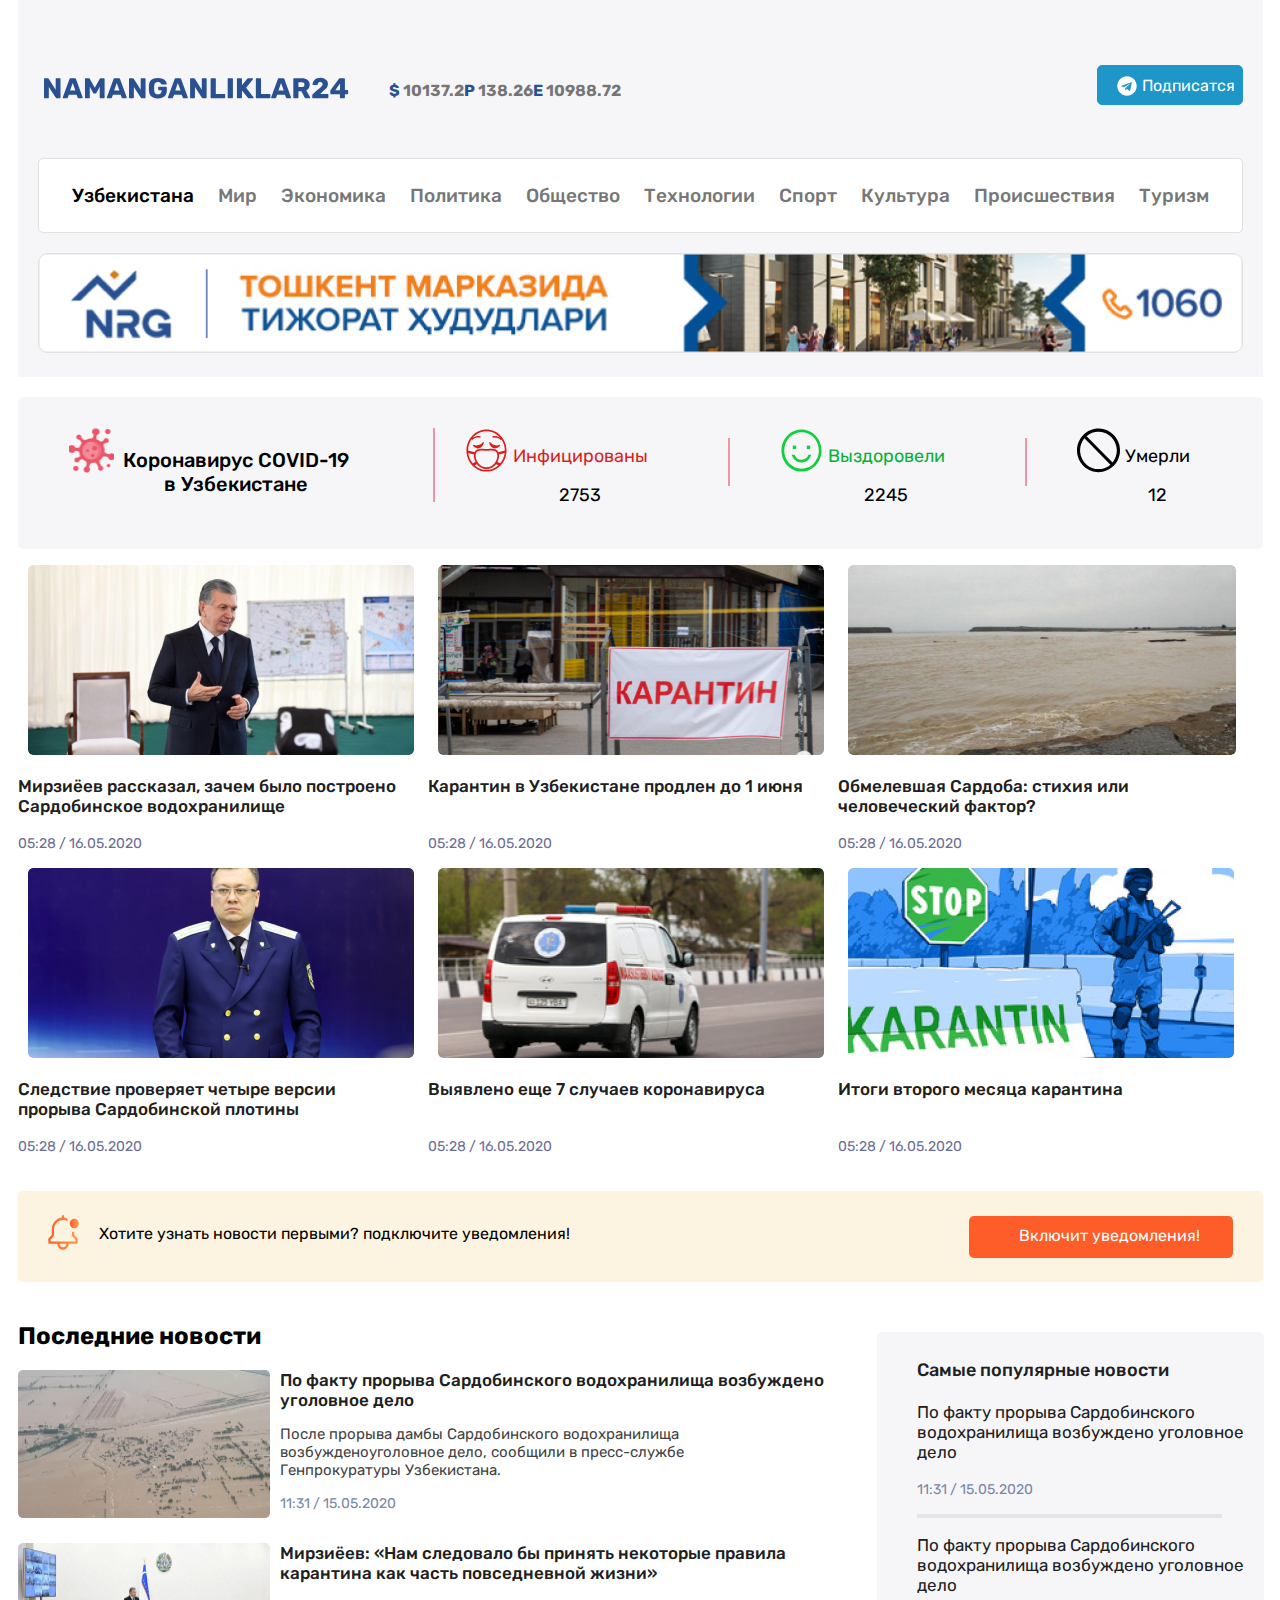
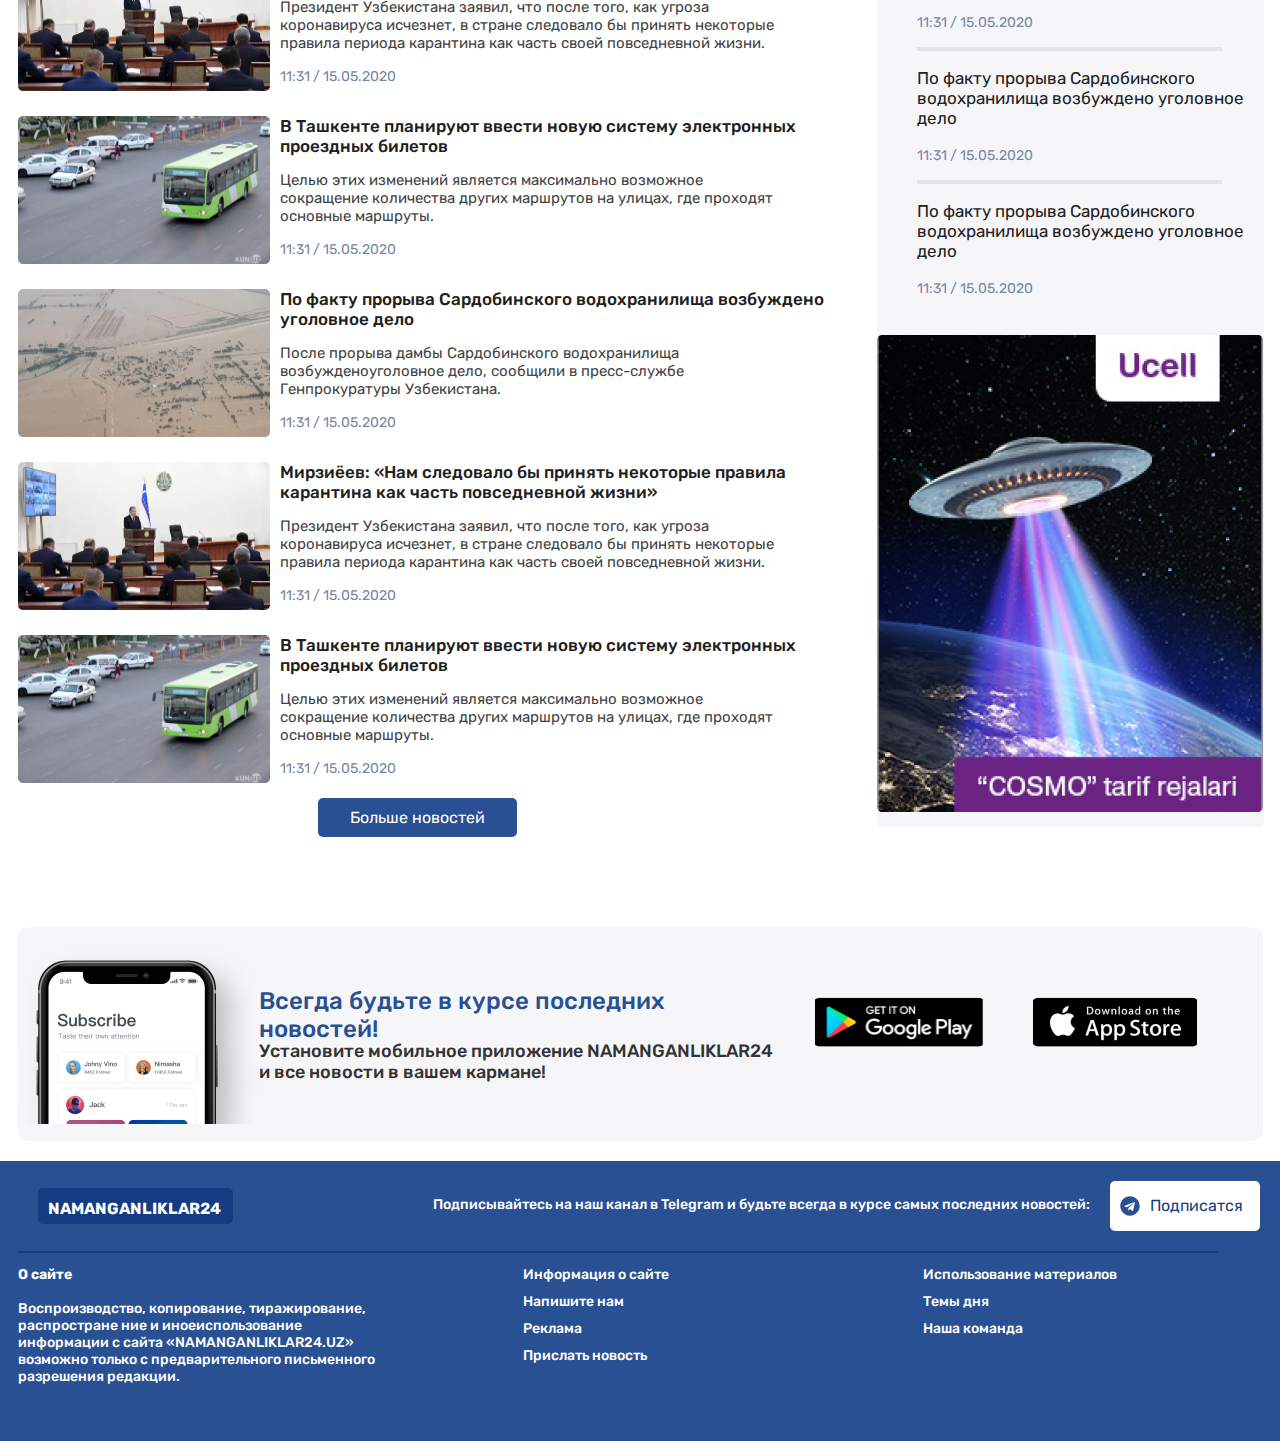
<file: index.html>
<!DOCTYPE html>
<html lang="uz">
<head>
    <meta charset="UTF-8">
    <meta http-equiv="X-UA-Compatible" content="IE=edge">
    <meta name="viewport" content="width=device-width, initial-scale=1.0">
    <link rel="stylesheet" href="css/style.css">
    <title>Home</title>
</head>
<body>
    <header class="container">
        <div class="header header-container">
            <div class="header-top">
                <div class="header-left">
                    <a class="header-logo-img-link" href="index.html">
                        <img class="header-logo-img" src="img/header-logo.svg" alt="logo" width="306" height="25">
                    </a>

                    <ul class="header-list">
                        <li class="header-list-info">
                            <strong class="color">$</strong>10137.2
                        </li>
                        <li class="header-list-info">
                            <strong class="color">P</strong>138.26
                        </li>
                        <li class="header-list-info">
                            <strong class="color">E</strong>10988.72
                        </li>
                    </ul>
                </div>
                <a class="header-link" href="https://t.me/najottalim" target="blank">
                    <img class="header-tg-logo" src="img/tg-logo.svg" alt="tg" width="20" height="20">Подписатся
                </a>

            </div>

            <ul class="header-menu-list">
                <li class="header-menu-info">
                    <a class="header-menu-link-active" href="index.html">Узбекистана</a>
                </li>
                <li class="header-menu-info">
                    <a class="header-menu-link" href="article.html">Мир</a>
                </li>
                <li class="header-menu-info">
                    <a class="header-menu-link" href="contact.html">Экономика</a>
                </li>
                <li class="header-menu-info">
                    <a class="header-menu-link" href="politics.html">Политика</a>
                </li>
                <li class="header-menu-info">
                    <a class="header-menu-link" href="index.html">Общество</a>
                </li>
                <li class="header-menu-info">
                    <a class="header-menu-link" href="index.html">Технологии</a>
                </li>
                <li class="header-menu-info">
                    <a class="header-menu-link" href="index.html">Спорт</a>
                </li>
                <li class="header-menu-info">
                    <a class="header-menu-link" href="index.html">Культура</a>
                </li>
                <li class="header-menu-info">
                    <a class="header-menu-link" href="index.html">Происшествия</a>
                </li>
                <li class="header-menu-info">
                    <a class="header-menu-link" href="index.html">Туризм</a>
                </li>
            </ul>

            <a class="header-img-link" href="index.html">
                <img class="header-img" src="img/nrg-banner.png" alt="banner" width="1205" height="100">
            </a>
        </div>
    </header>

    <!-- MAIN -->
    <main class="container">
        <!-- COVID -->
        <section class="covid">
            <ul class="covid__list">
                <li class="covid__item " style="width: 406px;">
                    <img class="covid__img" src="img/virus.png" alt="svg" width="45" height="45">

                    <p class="covid__text__active">Коронавирус COVID-19 в Узбекистане</p>

                </li>

                <li class="covid__item" style="width: 300px;">
                    <span class="covid__line"></span>

                    <img class="covid__img" src="img/maska.svg" alt="svg" width="43" height="45">

                    <div class="covid__numbers">
                        <p class="covid__text" style="color:#DC1E1E ;">Инфицированы</p>

                        <strong class="covid__text">2753</strong>
                    </div>
                </li>

                <li class="covid__item">
                    <span class=" good__line line" style="background-color: #EB5569 ;"></span>

                    <img class="covid__img" src="img/good.svg" alt="svg" width="43" height="45">

                    <div class="covid__numbers">
                        <p class="covid__text" style="color:#05B135 ;">Выздоровели</p>

                        <strong class="covid__text">2245</strong>
                    </div>
                </li>

                <li class="covid__item" style="width: 406px;">
                    <span class="rip__line line "></span>

                    <img class="covid__img" src="img/rip.svg" alt="svg" width="43" height="45">

                    <div class="covid__numbers">
                        <p class="covid__text">Умерли</p>

                        <strong class="covid__text">12</strong>

                    </div>
                </li>
            </ul>
        </section>

        <!--NEWS -->
        <section class="container">
            <div class="news__container">
                <ul class="news__list">
                    <li class="news__item">
                        <img class="news__img" src="img/prezident386_190.jpg" alt="prezident" width="386" height="190">
                        <p class="news__text">Мирзиёев рассказал, зачем было построено
                            Сардобинское водохранилище</p>
                        <p class="news__time">05:28 / 16.05.2020</p>
                    </li>

                    <li class="news__item">
                        <img class="news__img" src="img/karantin388.jpg" alt="prezident" width="386" height="190">
                        <p class="news__text">Карантин в Узбекистане продлен до 1 июня</p>
                        <p class="news__time">05:28 / 16.05.2020</p>
                    </li>

                    <li class="news__item">
                        <img class="news__img" src="img/sardoba.jpg" alt="prezident" width="388" height="190">
                        <p class="news__text">Обмелевшая Сардоба: стихия или человеческий фактор?</p>
                        <p class="news__time">05:28 / 16.05.2020</p>
                    </li>

                    <li class="news__item">
                        <img class="news__img" src="img/prokuror.jpg" alt="prezident" width="386" height="190">
                        <p class="news__text">Следствие проверяет четыре версии прорыва Сардобинской плотины</p>
                        <p class="news__time">05:28 / 16.05.2020</p>
                    </li>

                    <li class="news__item">
                        <img class="news__img" src="img/tez-yordam.jpg" alt="prezident" width="386" height="190">
                        <p class="news__text">Выявлено еще 7 случаев коронавируса</p>
                        <p class="news__time">05:28 / 16.05.2020</p>
                    </li>

                    <li class="news__item">
                        <img class="news__img" src="img/stop-karantin.jpg" alt="prezident" width="386" height="190">
                        <p class="news__text">Итоги второго месяца карантина</p>
                        <p class="news__time">05:28 / 16.05.2020</p>
                    </li>
                </ul>
            </div>
        </section>

        <!-- NOTIFICATION -->
        <section class="container notification__container">
            <div class="notification">
                <div class="notification__top">
                    <img class="notification__img" src="img/jirngjrin-_-.svg" alt="svg">

                    <p class="notificaion-text">Хотите узнать новости первыми? подключите уведомления!</p>
                </div>
                <a class="notification__link" href="https://t.me/najottalim" target="blank">Включит уведомления!
                </a>
            </div>
        </section>

        <!-- LAST -->
        <section class="last">
            <div class="last-top">
                <div class="last__left">
                    <h2 class="last__left__heading">Последние новости</h2>
                    <div class="last__left__top">
                        <ul class="last__list__menu">
                            <li class="last__list__item">
                                <img class="last__img" src="img/Rectangle_21.jpg" alt="">
                                <div class="last__top">
                                    <h2 class="last__header">По факту прорыва Сардобинского водохранилища возбуждено
                                        уголовное
                                        дело</h2>

                                    <p class="last__text">После прорыва дамбы Сардобинского водохранилища
                                        возбужденоуголовное
                                        дело, сообщили в пресс-службе Генпрокуратуры Узбекистана.
                                    </p>

                                    <p class="last__date">11:31 / 15.05.2020</p>
                                </div>
                            </li>

                            <li class="last__list__item">
                                <img class="last__img" src="img/Rectangle_39.jpg" alt="">
                                <div class="last__top">
                                    <h2 class="last__header">Мирзиёев: «Нам следовало бы принять некоторые правила
                                        карантина как часть повседневной жизни»
                                    </h2>

                                    <p class="last__text">Президент Узбекистана заявил, что после того, как угроза
                                        коронавируса
                                        исчезнет, в стране следовало бы принять некоторые правила периода карантина как
                                        часть
                                        своей повседневной жизни.

                                    </p>

                                    <p class="last__date">11:31 / 15.05.2020</p>
                                </div>
                            </li>

                            <li class="last__list__item">
                                <img class="last__img" src="img/Rectangle_24.jpg" alt="">
                                <div class="last__top">
                                    <h2 class="last__header">В Ташкенте планируют ввести новую систему электронных
                                        проездных
                                        билетов
                                    </h2>

                                    <p class="last__text">Целью этих изменений является максимально возможное сокращение
                                        количества других маршрутов на улицах, где проходят основные маршруты.
                                    </p>

                                    <p class="last__date">11:31 / 15.05.2020</p>
                                </div>
                            </li>

                            <li class="last__list__item">
                                <img class="last__img" src="img/Rectangle_21.jpg" alt="">
                                <div class="last__top">
                                    <h2 class="last__header">По факту прорыва Сардобинского водохранилища возбуждено
                                        уголовное
                                        дело</h2>

                                    <p class="last__text">После прорыва дамбы Сардобинского водохранилища
                                        возбужденоуголовное
                                        дело, сообщили в пресс-службе Генпрокуратуры Узбекистана.
                                    </p>

                                    <p class="last__date">11:31 / 15.05.2020</p>
                                </div>
                            </li>

                            <li class="last__list__item">
                                <img class="last__img" src="img/Rectangle_39.jpg" alt="">
                                <div class="last__top">
                                    <h2 class="last__header">Мирзиёев: «Нам следовало бы принять некоторые правила
                                        карантина как часть повседневной жизни»
                                    </h2>

                                    <p class="last__text">Президент Узбекистана заявил, что после того, как угроза
                                        коронавируса
                                        исчезнет, в стране следовало бы принять некоторые правила периода карантина как
                                        часть
                                        своей повседневной жизни.

                                    </p>

                                    <p class="last__date">11:31 / 15.05.2020</p>
                                </div>
                            </li>

                            <li class="last__list__item">
                                <img class="last__img" src="img/Rectangle_24.jpg" alt="">
                                <div class="last__top">
                                    <h2 class="last__header">В Ташкенте планируют ввести новую систему электронных
                                        проездных
                                        билетов
                                    </h2>

                                    <p class="last__text">Целью этих изменений является максимально возможное сокращение
                                        количества других маршрутов на улицах, где проходят основные маршруты.
                                    </p>

                                    <p class="last__date">11:31 / 15.05.2020</p>
                                </div>
                            </li>
                        </ul>
                    </div>
                    <a class="last__link" href="https://t.me/najottalim" target="blank">Больше новостей</a>
                </div>
                <div class="last__right">
                    <ul class="right__list__menu">
                        <li class="last__right__list">
                            <h2 class="last__right__heading">Cамые популярные новости</h2>

                            <p class="last__right_text">По факту прорыва Сардобинского водохранилища возбуждено
                                уголовное
                                дело</p>

                            <p class="last__date">11:31 / 15.05.2020</p>

                        </li>
                        <span class="last__line"></span>
                        <li class="last__right__list">

                            <p class="last__right_text">По факту прорыва Сардобинского водохранилища возбуждено
                                уголовное
                                дело</p>

                            <p class="last__date">11:31 / 15.05.2020</p>

                        </li>
                        <span class="last__line"></span>
                        <li class="last__right__list">

                            <p class="last__right_text">По факту прорыва Сардобинского водохранилища возбуждено
                                уголовное
                                дело</p>

                            <p class="last__date">11:31 / 15.05.2020</p>

                        </li>
                        <span class="last__line"></span>
                        <li class="last__right__list">

                            <p class="last__right_text">По факту прорыва Сардобинского водохранилища возбуждено
                                уголовное
                                дело</p>

                            <p class="last__date">11:31 / 15.05.2020</p>

                        </li>
                    </ul>
                    <img class="last_img" src="img/ucell_banner.jpg" alt="ucell cosmo tarif rejasi banneri" width="386"
                        height="477">
                </div>
            </div>
        </section>

        <!-- APPS -->
        <section class="container apps__container">
            <div class="apps">
                <div class="apps__left">
                    <img class="apps__img" src="img/phone.png" alt="png" width="236" height="177">
                    <div>
                        <p class="apps__left__text">Всегда будьте в курсе последних новостей!</p>
                        <p class="apps__right__text">Установите мобильное приложение NAMANGANLIKLAR24
                            и все новости в вашем кармане!</p>
                    </div>
                    <a class="apps__img" href="https://play.google.com/store/apps?hl=ru&gl=US" target="blank">
                        <img class="apps__play__left apps__market" src="img/googleplay.jpg" alt="jpg" width="168"
                            height="50">
                    </a>
                    <a class="apps__img" href="https://www.apple.com/ru/app-store/" target="blank">
                        <img class="apps_play__right apps__market" src="img/appstore.jpg" alt="jpg" width="164"
                            height="50">
                    </a>
                </div>
            </div>
        </section>
    </main>

    <!-- FOOTER -->

    <footer class="footer">
        <div class="container">
            <div class="footer__top ">
                <div class="footer__left ">

                    <a class="footer_left_link" href="index.html">NAMANGANLIKLAR24</a>


                    <p class="footer__text">Подписывайтесь на наш канал в Telegram и будьте всегда в курсе самых
                        последних
                        новостей:</p>

                    <a class="footer_right_link" href="https://t.me/najottalim" target="blank">
                        <img class="footer__logo" src="img/tg-right-logo.svg" alt="svg" width="20"
                            height="20">Подписатся
                    </a>

                </div>
                <span class="footer__line"></span>
                <div class="footer__right">
                    <h3 class="footer__left__text"></h3>
                    <p class="footer__right__text"><b>О сайте</b> <br> <br> Воспроизводство, копирование,
                        тиражирование, распростране ние и иноеиспользование информации с сайта «NAMANGANLIKLAR24.UZ»
                        возможно только с предварительного письменного разрешения редакции.
                    </p>

                    <div class="footer__menu">
                        <ul class="footer_list">
                            <li class="foooter_item">
                                <ul class="footer__list">
                                    <li class="footer__item">Информация о сайте </li>

                                    <li class="footer__item">Напишите нам</li>

                                    <li class="footer__item">Реклама</li>

                                    <li class="footer__item">Прислать новость </li>
                                </ul>

                            </li>
                            <li class="foooter_item">
                                <ul class="footer__list">
                                    <li class="footer__item">Использование материалов</li>
                                    <li class="footer__item">Темы дня</li>
                                    <li class="footer__item">Наша команда</li>
                                </ul>
                            </li>
                        </ul>
                    </div>
                </div>
            </div>
        </div>
    </footer>
</body>

</html>
</file>
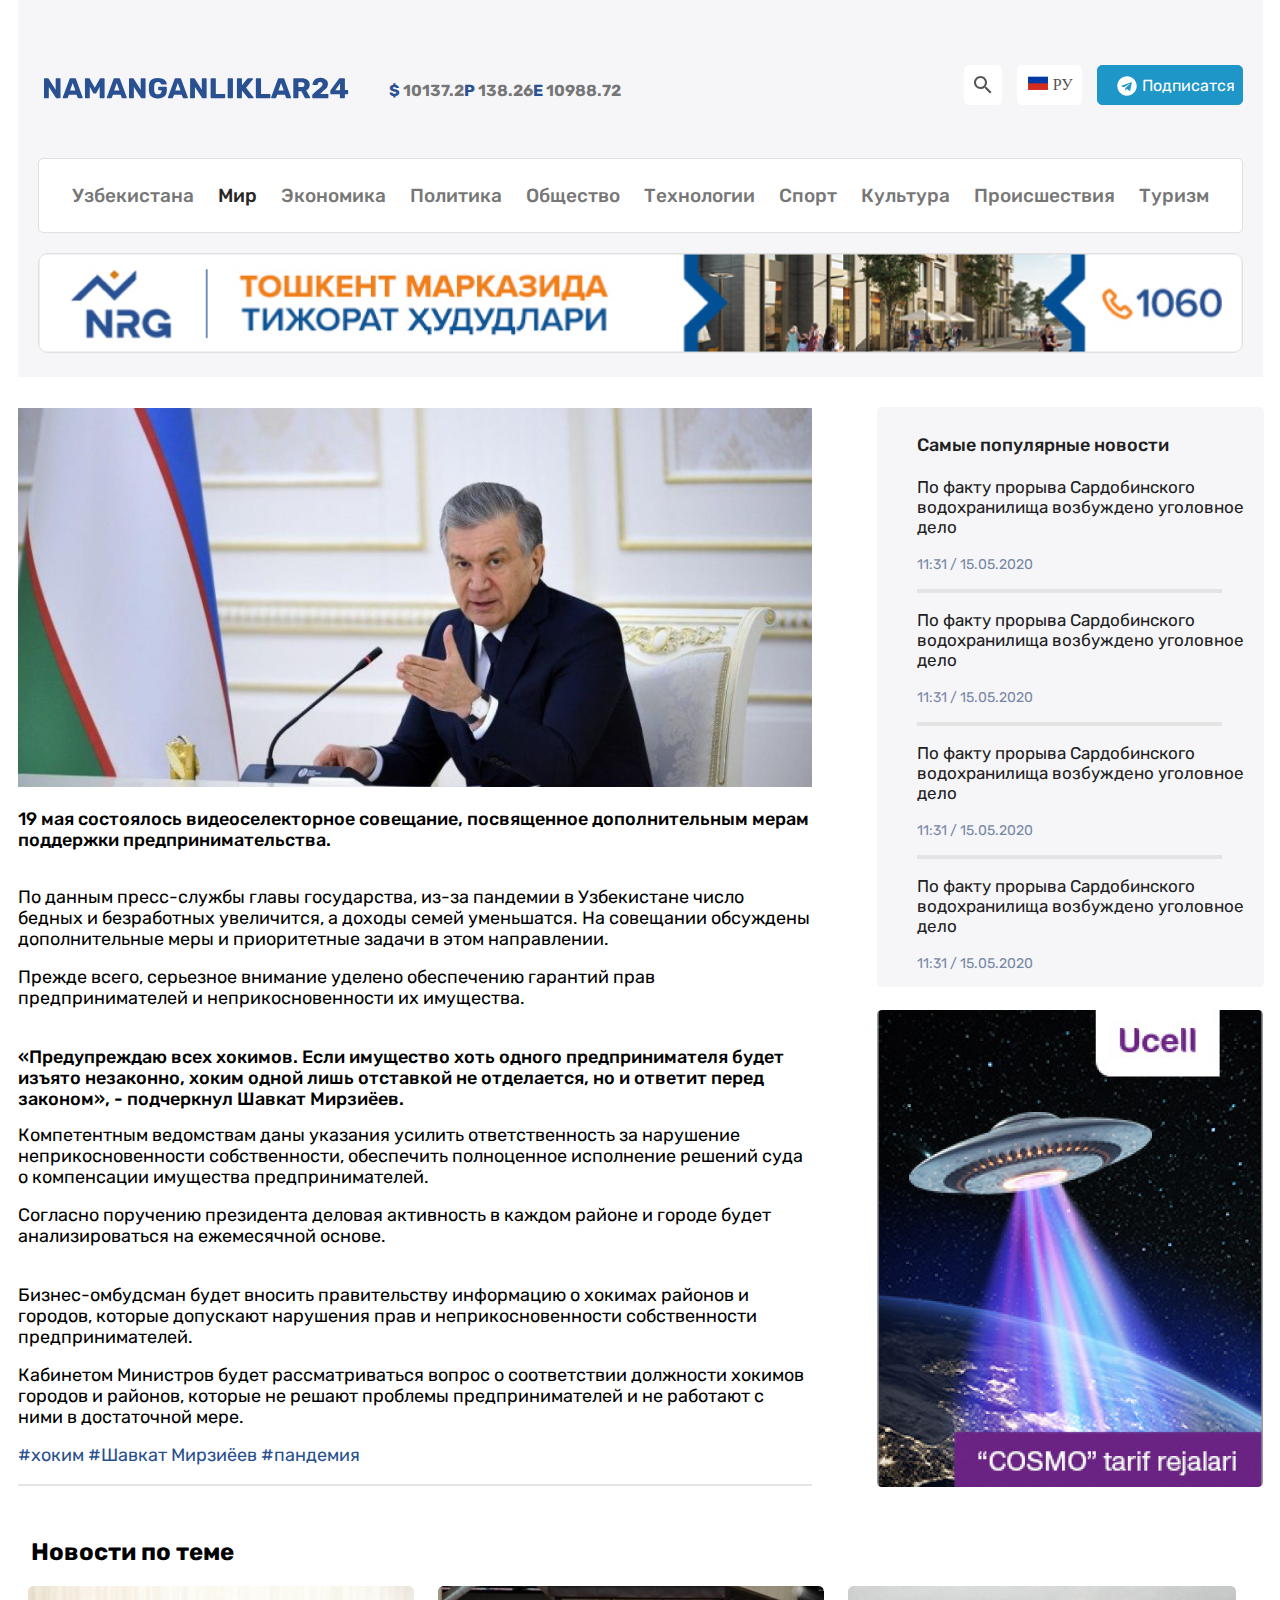
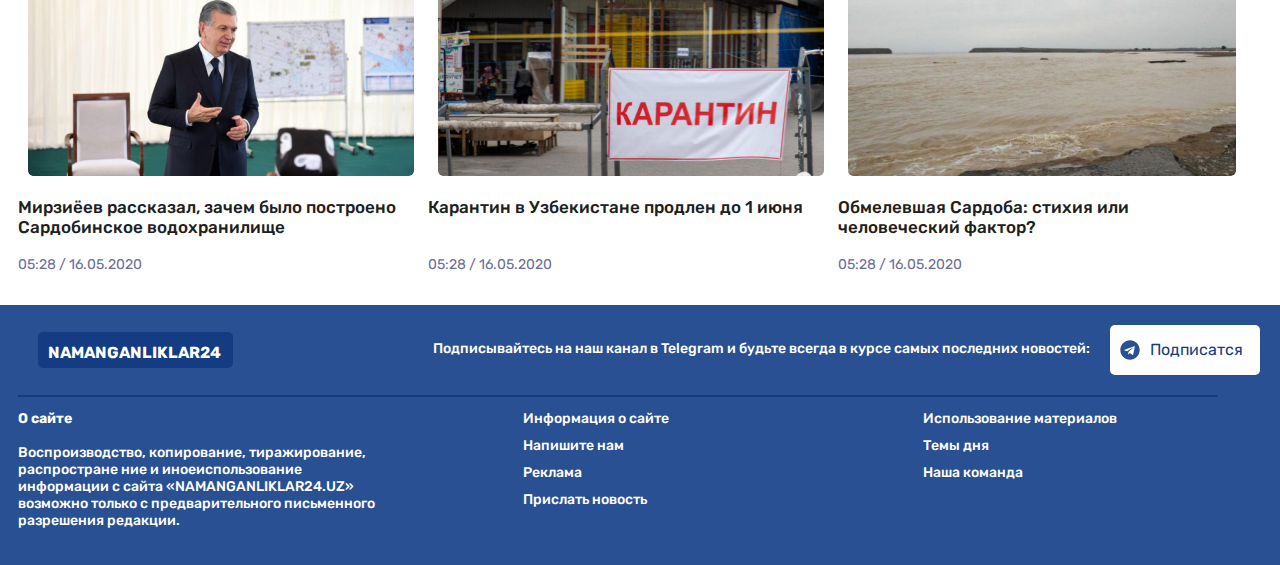
<file: article.html>
<!DOCTYPE html>
<html lang="uz">

<head>
    <meta charset="UTF-8">
    <meta http-equiv="X-UA-Compatible" content="IE=edge">
    <meta name="viewport" content="width=device-width, initial-scale=1.0">
    <link rel="stylesheet" href="css/article.css">
    <title>Article</title>
</head>

<body>
    <header class="container">
        <div class="header header-container">
            <div class="header-top">
                <div class="header-left">
                    <a class="header-logo-img-link" href="article.html">
                        <img class="header-logo-img" src="img/header-logo.svg" alt="logo" width="306" height="25">
                    </a>

                    <ul class="header-list">
                        <li class="header-list-info">
                            <strong class="color">$</strong>10137.2
                        </li>
                        <li class="header-list-info">
                            <strong class="color">P</strong>138.26
                        </li>
                        <li class="header-list-info">
                            <strong class="color">E</strong>10988.72
                        </li>
                    </ul>
                </div>
                <div class="header__top">

                    <a class="header__lupa" href="article.html">
                        <img class="header__lupa__img" src="img/lupa.svg" alt="svg" width="18" height="18">
                    </a>

                    <a class="header__flag" href="article.html">
                        <img class="header__flag__img" src="img/russia_flag.svg" alt="svg" width="20" height="20">РУ
                    </a>

                    <a class="header-link" href="https://t.me/najottalim" target="blank">
                        <img class="header-tg-logo" src="img/tg-logo.svg" alt="tg" width="20" height="20">Подписатся
                    </a>
                </div>

            </div>

            <ul class="header-menu-list">
                <li class="header-menu-info">
                    <a class="header-menu-link" href="index.html">Узбекистана</a>
                </li>
                <li class="header-menu-info">
                    <a class="header-menu-link-active" href="article.html">Мир</a>
                </li>
                <li class="header-menu-info">
                    <a class="header-menu-link" href="contact.html">Экономика</a>
                </li>
                <li class="header-menu-info">
                    <a class="header-menu-link" href="politics.html">Политика</a>
                </li>
                <li class="header-menu-info">
                    <a class="header-menu-link" href="article.html">Общество</a>
                </li>
                <li class="header-menu-info">
                    <a class="header-menu-link" href="article.html">Технологии</a>
                </li>
                <li class="header-menu-info">
                    <a class="header-menu-link" href="article.html">Спорт</a>
                </li>
                <li class="header-menu-info">
                    <a class="header-menu-link" href="article.html">Культура</a>
                </li>
                <li class="header-menu-info">
                    <a class="header-menu-link" href="article.html">Происшествия</a>
                </li>
                <li class="header-menu-info">
                    <a class="header-menu-link" href="article.html">Туризм</a>
                </li>
            </ul>

            <a class="header-img-link" href="article.html">
                <img class="header-img" src="img/nrg-banner.png" alt="banner" width="1205" height="100">
            </a>
        </div>
    </header>

    <!-- MAIN -->
    <main class="container">
        <!-- LAST -->
        <section class="last">
            <div class="last-top">
                <div class="last__left">
                    <img src="img/prezident.jpg" alt="jpg" width="794" height="379">
                    <div class="last_text_menu">
                        <p class="last_text_active">19 мая состоялось видеоселекторное совещание, посвященное дополнительным
                            мерам поддержки предпринимательства. <br><br>
                        </p>
                       
                        <p class="last_text">
                            По данным пресс-службы главы государства, из-за пандемии в Узбекистане число бедных и
                            безработных увеличится, а доходы семей уменьшатся. На совещании обсуждены дополнительные меры и
                            приоритетные задачи в этом направлении.<br><br>
                        </p>
                        <p class="last_text">
                            Прежде всего, серьезное внимание уделено обеспечению гарантий прав предпринимателей и
                            неприкосновенности их имущества.<br><br>
                        </p>
                        <p class="last_text_active">
                        
                            «Предупреждаю всех хокимов. Если имущество хоть одного предпринимателя будет изъято незаконно,
                            хоким одной лишь отставкой не отделается, но и ответит перед законом», - подчеркнул Шавкат
                            Мирзиёев.<br><br>
                        </p>
                        
                        <p class="last_text">
                            Компетентным ведомствам даны указания усилить ответственность за нарушение
                            неприкосновенности собственности, обеспечить полноценное исполнение решений суда о
                            компенсации имущества предпринимателей.<br><br>

                        </p>

                        <p class="last_text">
                            Согласно поручению президента деловая активность в каждом районе и городе будет
                            анализироваться на ежемесячной основе.<br><br>
                        </p>
                        <p class="last_text">
                            Бизнес-омбудсман будет вносить правительству информацию о хокимах районов и городов, которые
                            допускают нарушения прав и неприкосновенности собственности предпринимателей.<br><br>
                        </p>
                        <p class="last_text">
                            Кабинетом Министров будет рассматриваться вопрос о соответствии должности хокимов городов и
                            районов, которые не решают проблемы предпринимателей и не работают с ними в достаточной
                            мере.<br><br>
                        </p>

                        <p class="last_">
                            #хоким #Шавкат Мирзиёев #пандемия

                        </p>
                        <span class="last_line"></span>


                    </div>
                </div>
                <div class="last__right">
                    <ul class="right__list__menu">
                        <li class="last__right__list">
                            <h2 class="last__right__heading">Cамые популярные новости</h2>

                            <p class="last__right_text">По факту прорыва Сардобинского водохранилища возбуждено
                                уголовное
                                дело</p>

                            <p class="last__date">11:31 / 15.05.2020</p>

                        </li>
                        <span class="last__line"></span>
                        <li class="last__right__list">

                            <p class="last__right_text">По факту прорыва Сардобинского водохранилища возбуждено
                                уголовное
                                дело</p>

                            <p class="last__date">11:31 / 15.05.2020</p>

                        </li>
                        <span class="last__line"></span>
                        <li class="last__right__list">

                            <p class="last__right_text">По факту прорыва Сардобинского водохранилища возбуждено
                                уголовное
                                дело</p>

                            <p class="last__date">11:31 / 15.05.2020</p>

                        </li>
                        <span class="last__line"></span>
                        <li class="last__right__list">

                            <p class="last__right_text">По факту прорыва Сардобинского водохранилища возбуждено
                                уголовное
                                дело</p>

                            <p class="last__date">11:31 / 15.05.2020</p>

                        </li>
                    </ul>
                    <img class="last_img" src="img/ucell_banner.jpg" alt="ucell cosmo tarif rejasi banneri" width="386"
                        height="477">
                </div>
            </div>
        </section>

               <!--NEWS -->
               <section class="container">
                <div class="news__container">
                    <h2 style="margin-left: 13px;">Новости по теме</h2>
                    <ul class="news__list">
                        <li class="news__item">
                            <img class="news__img" src="img/prezident386_190.jpg" alt="prezident" width="386" height="190">
                            <p class="news__text">Мирзиёев рассказал, зачем было построено
                                Сардобинское водохранилище</p>
                            <p class="news__time">05:28 / 16.05.2020</p>
                        </li>
    
                        <li class="news__item">
                            <img class="news__img" src="img/karantin388.jpg" alt="prezident" width="386" height="190">
                            <p class="news__text">Карантин в Узбекистане продлен до 1 июня</p>
                            <p class="news__time">05:28 / 16.05.2020</p>
                        </li>
    
                        <li class="news__item">
                            <img class="news__img" src="img/sardoba.jpg" alt="prezident" width="388" height="190">
                            <p class="news__text">Обмелевшая Сардоба: стихия или человеческий фактор?</p>
                            <p class="news__time">05:28 / 16.05.2020</p>
                        </li>
                    </ul>
                </div>
            </section>
    </main>

    <!-- FOOTER -->

    <footer class="footer">
        <div class="container">
            <div class="footer__top ">
                <div class="footer__left ">

                    <a class="footer_left_link" href="article.html">NAMANGANLIKLAR24</a>


                    <p class="footer__text">Подписывайтесь на наш канал в Telegram и будьте всегда в курсе самых
                        последних
                        новостей:</p>

                    <a class="footer_right_link" href="https://t.me/najottalim" target="blank">
                        <img class="footer__logo" src="img/tg-right-logo.svg" alt="svg" width="20"
                            height="20">Подписатся
                    </a>

                </div>
                <span class="footer__line"></span>
                <div class="footer__right">
                    <h3 class="footer__left__text"></h3>
                    <p class="footer__right__text"><b>О сайте</b> <br> <br> Воспроизводство, копирование,
                        тиражирование, распростране ние и иноеиспользование информации с сайта «NAMANGANLIKLAR24.UZ»
                        возможно только с предварительного письменного разрешения редакции.
                    </p>

                    <div class="footer__menu">
                        <ul class="footer_list">
                            <li class="foooter_item">
                                <ul class="footer__list">
                                    <li class="footer__item">Информация о сайте </li>

                                    <li class="footer__item">Напишите нам</li>

                                    <li class="footer__item">Реклама</li>

                                    <li class="footer__item">Прислать новость </li>
                                </ul>

                            </li>
                            <li class="foooter_item">
                                <ul class="footer__list">
                                    <li class="footer__item">Использование материалов</li>
                                    <li class="footer__item">Темы дня</li>
                                    <li class="footer__item">Наша команда</li>
                                </ul>
                            </li>
                        </ul>
                    </div>
                </div>
            </div>
        </div>
    </footer>
</body>


</html>
</file>
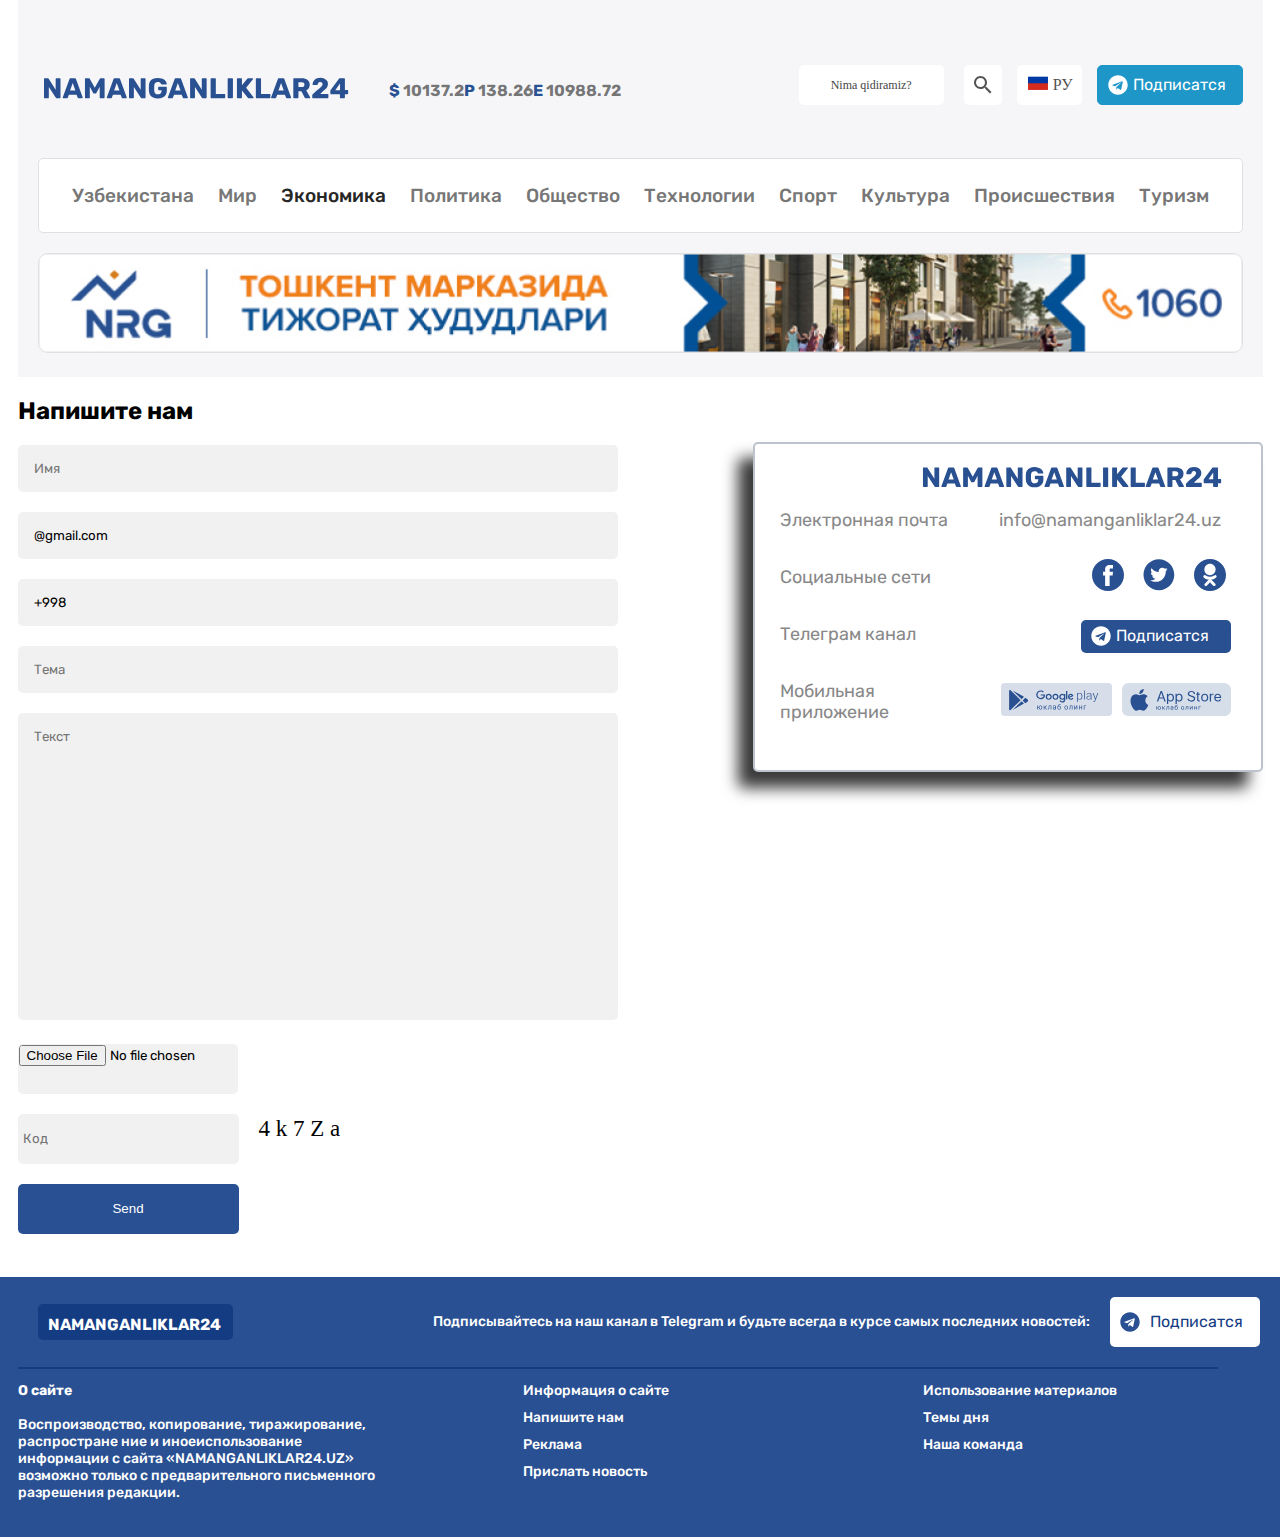
<file: contact.html>
<!DOCTYPE html>
<html lang="uz">

<head>
    <meta charset="UTF-8">
    <meta http-equiv="X-UA-Compatible" content="IE=edge">
    <meta name="viewport" content="width=device-width, initial-scale=1.0">
    <link rel="stylesheet" href="css/contact.css">
    <title>contact.html</title>
</head>

<body>
    <header class="container">
        <div class="header header-container">
            <div class="header-top">
                <div class="header-left">
                    <a class="header-logo-img-link" href="contact.html">
                        <img class="header-logo-img" src="img/header-logo.svg" alt="logo" width="306" height="25">
                    </a>

                    <ul class="header-list">
                        <li class="header-list-info">
                            <strong class="color">$</strong>10137.2
                        </li>
                        <li class="header-list-info">
                            <strong class="color">P</strong>138.26
                        </li>
                        <li class="header-list-info">
                            <strong class="color">E</strong>10988.72
                        </li>
                    </ul>
                </div>
                <div class="header__top">

                    <button class="header_lupa_sumbit" type="submit">Nima qidiramiz?</button>

                    <a class="header__lupa" href="contact.html">
                        <img class="header__lupa__img" src="img/lupa.svg" alt="svg" width="18" height="18">
                    </a>

                    <a class="header__flag" href="contact.html">
                        <img class="header__flag__img" src="img/russia_flag.svg" alt="svg" width="20" height="20">РУ
                    </a>

                    <a class="header-link" href="https://t.me/najottalim" target="blank">
                        <img class="header-tg-logo" src="img/tg-logo.svg" alt="tg" width="20" height="20">Подписатся
                    </a>
                </div>

            </div>

            <ul class="header-menu-list">
                <li class="header-menu-info">
                    <a class="header-menu-link" href="index.html">Узбекистана</a>
                </li>
                <li class="header-menu-info">
                    <a class="header-menu-link" href="article.html">Мир</a>
                </li>
                <li class="header-menu-info">
                    <a class="header-menu-link-active" href="contact.html">Экономика</a>
                </li>
                <li class="header-menu-info">
                    <a class="header-menu-link" href="politics.html">Политика</a>
                </li>
                <li class="header-menu-info">
                    <a class="header-menu-link" href="contact.html">Общество</a>
                </li>
                <li class="header-menu-info">
                    <a class="header-menu-link" href="contact.html">Технологии</a>
                </li>
                <li class="header-menu-info">
                    <a class="header-menu-link" href="contact.html">Спорт</a>
                </li>
                <li class="header-menu-info">
                    <a class="header-menu-link" href="contact.html">Культура</a>
                </li>
                <li class="header-menu-info">
                    <a class="header-menu-link" href="contact.html">Происшествия</a>
                </li>
                <li class="header-menu-info">
                    <a class="header-menu-link" href="contact.html">Туризм</a>
                </li>
            </ul>

            <a class="header-img-link" href="contact.html">
                <img class="header-img" src="img/nrg-banner.png" alt="banner" width="1205" height="100">
            </a>
        </div>
    </header>

    <main>
        <section class="contact container">
            <div class="contact__top">
                <div class="contact__left">
                    <h2>Напишите нам</h2>

                    <form class="contact__menu" action="https://echo.htmlacademy.ru" method="POST">

                        <label for="input_text">

                            <input class="contact_input contact__name" type="text" id="input_text" required
                                placeholder="Имя">



                            <input class="contact_input contact__tel" type="email" id="input_email" required
                                placeholder="Электронная почта" value="@gmail.com">




                            <input class="contact_input contact__number" type="tel" id="input_number" required
                                placeholder="Номер телефона" value="+998">




                            <input class="contact_input contact__theme" type="text" id="input_theme" required
                                placeholder="Тема">





                            <textarea class="contact_input contact__textarea" name="use_more_info" required
                                placeholder="Текст"></textarea>




                            <input class="contact__file" type="file" id="input_file" placeholder="Прикрепить файл">



                            <div class="contact_input_code">



                                <input class="contact_password" type="password" id="input_code" required
                                    placeholder="Код">


                                <p class="contact_text">4 k 7 Z a</p>

                            </div>

                            <button class="contact__button ">Send</button>




                    </form>
                </div>
                <div class="contact__right">
                    <a class="contact_right_img-logo_link" href="./contact.html">
                        <img class="contact_right_img_logo" src="img/header-logo.svg" alt="svg" width="300" height="21">
                    </a>
                    <ul class="contact_right_menu">
                        <li class="contact_right_item">
                            <p class="contact_right_item_text">Электронная почта</p>

                            <p class="contact_right_item_text">info@namanganliklar24.uz</p>

                        </li>

                        <li class="contact_right_item">

                            <p class="contact_right_item_text">Социальные сети</p>

                            <div>
                                <img class="contact_right_item_img" src="img/facebook.svg" alt="svg" width="32"
                                    height="32">

                                <img class="contact_right_item_img" src="./img/twitter.svg" alt="svg" width="32"
                                    height="32">

                                <img class="contact_right_item_img" src="./img/odno.svg" alt="svg" width="32"
                                    height="32">
                            </div>

                        </li>


                        <li class="contact_right_item">
                            <p class="contact_right_item_text">Телеграм канал</p>

                            <a class="contact_right_img_link" href="./contact.html">
                                <img class="contact_right_img" src="./img/tg-logo.svg" alt="svg" width="20"
                                    height="20">Подписатся
                            </a>
                        </li>

                        <li class="contact_right_item">
                            <p class="contact_right_item_text">Мобильная приложение</p>

                            <div class="contact_right_div">
                                <img class="contact_right_logo" src="./img/google.svg" alt="svg" width="111" height="33">

                                <img class="contact_right_logo"src="./img/app_store.svg" alt="svg" width="109" height="33">
                            </div>
                        </li>
                    </ul>
                </div>
            </div>
        </section>
    </main>

    <!-- FOOTER -->

    <footer class="footer">
        <div class="container">
            <div class="footer__top ">
                <div class="footer__left ">

                    <a class="footer_left_link" href="contact.html">NAMANGANLIKLAR24</a>


                    <p class="footer__text">Подписывайтесь на наш канал в Telegram и будьте всегда в курсе самых
                        последних
                        новостей:</p>

                    <a class="footer_right_link" href="https://t.me/najottalim" target="blank">
                        <img class="footer__logo" src="img/tg-right-logo.svg" alt="svg" width="20"
                            height="20">Подписатся
                    </a>

                </div>
                <span class="footer__line"></span>
                <div class="footer__right">
                    <h3 class="footer__left__text"></h3>
                    <p class="footer__right__text"><b>О сайте</b> <br> <br> Воспроизводство, копирование,
                        тиражирование, распростране ние и иноеиспользование информации с сайта «NAMANGANLIKLAR24.UZ»
                        возможно только с предварительного письменного разрешения редакции.
                    </p>

                    <div class="footer__menu">
                        <ul class="footer_list">
                            <li class="foooter_item">
                                <ul class="footer__list">
                                    <li class="footer__item">Информация о сайте </li>

                                    <li class="footer__item">Напишите нам</li>

                                    <li class="footer__item">Реклама</li>

                                    <li class="footer__item">Прислать новость </li>
                                </ul>

                            </li>
                            <li class="foooter_item">
                                <ul class="footer__list">
                                    <li class="footer__item">Использование материалов</li>
                                    <li class="footer__item">Темы дня</li>
                                    <li class="footer__item">Наша команда</li>
                                </ul>
                            </li>
                        </ul>
                    </div>
                </div>
            </div>
        </div>
    </footer>
</body>


</html>
</file>
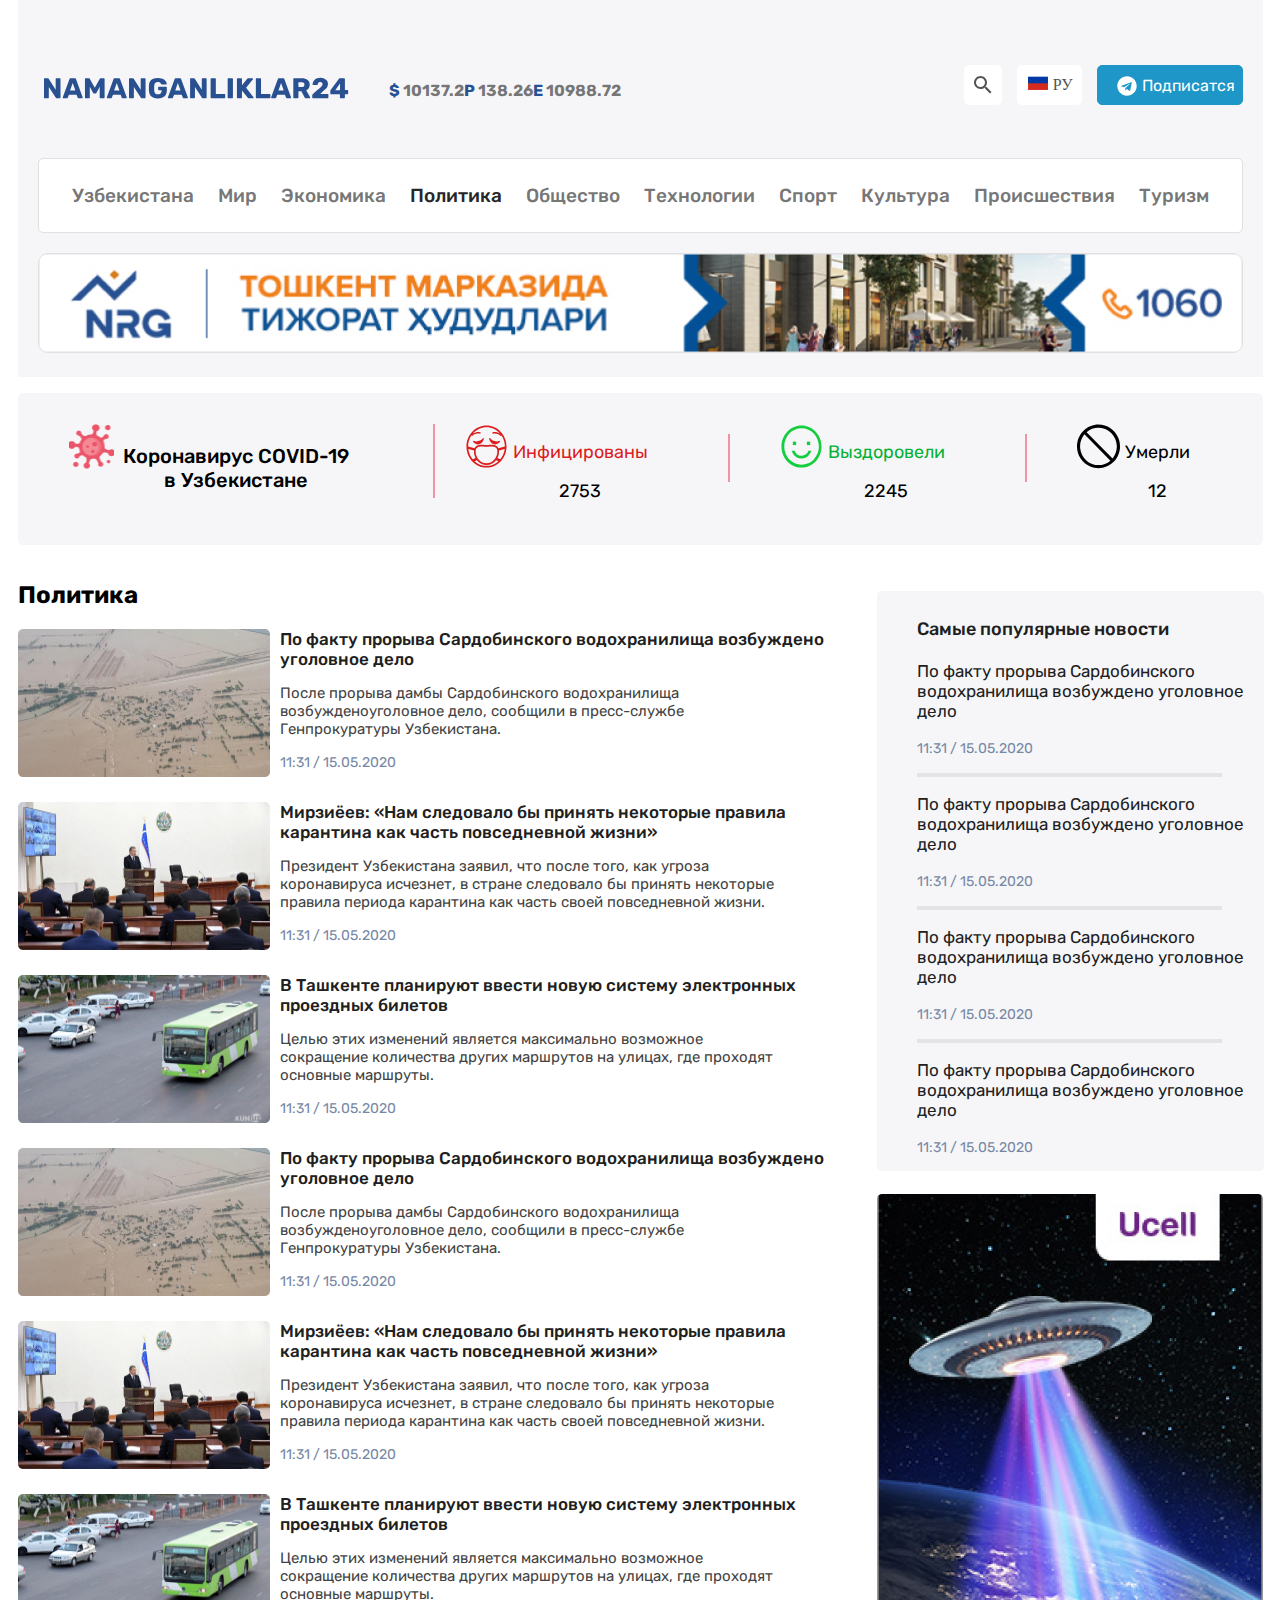
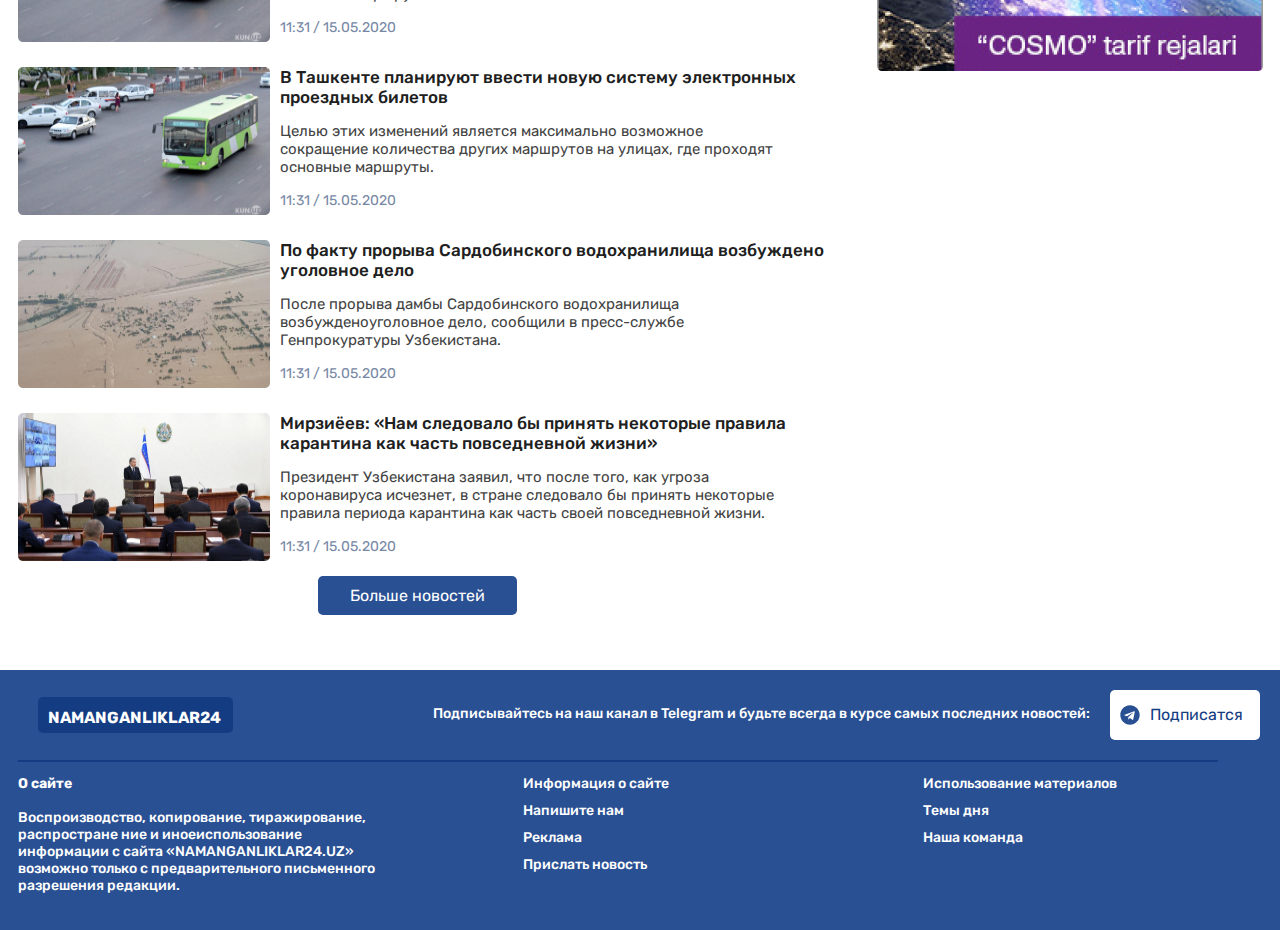
<file: politics.html>
<!DOCTYPE html>
<html lang="uz">

<head>
    <meta charset="UTF-8">
    <meta http-equiv="X-UA-Compatible" content="IE=edge">
    <meta name="viewport" content="width=device-width, initial-scale=1.0">
    <link rel="stylesheet" href="css/list.css">
    <title>List</title>
</head>

<body>
    <header class="container">
        <div class="header header-container">
            <div class="header-top">
                <div class="header-left">
                    <a class="header-logo-img-link" href="index.html">
                        <img class="header-logo-img" src="img/header-logo.svg" alt="logo" width="306" height="25">
                    </a>

                    <ul class="header-list">
                        <li class="header-list-info">
                            <strong class="color">$</strong>10137.2
                        </li>
                        <li class="header-list-info">
                            <strong class="color">P</strong>138.26
                        </li>
                        <li class="header-list-info">
                            <strong class="color">E</strong>10988.72
                        </li>
                    </ul>
                </div>
                <div class="header__top">

                    <a class="header__lupa" href="politics.html">
                        <img class="header__lupa__img" src="img/lupa.svg" alt="svg" width="18" height="18">
                    </a>

                    <a class="header__flag" href="politics.html">
                        <img class="header__flag__img" src="img/russia_flag.svg" alt="svg" width="20" height="20">РУ
                    </a>

                    <a class="header-link" href="https://t.me/najottalim" target="blank">
                        <img class="header-tg-logo" src="img/tg-logo.svg" alt="tg" width="20" height="20">Подписатся
                    </a>
                </div>

            </div>

            <ul class="header-menu-list">
                <li class="header-menu-info">
                    <a class="header-menu-link" href="index.html">Узбекистана</a>
                </li>
                <li class="header-menu-info">
                    <a class="header-menu-link" href="article.html">Мир</a>
                </li>
                <li class="header-menu-info">
                    <a class="header-menu-link" href="contact.html">Экономика</a>
                </li>
                <li class="header-menu-info">
                    <a class="header-menu-link-active" href="politics.html">Политика</a>
                </li>
                <li class="header-menu-info">
                    <a class="header-menu-link" href="politics.html">Общество</a>
                </li>
                <li class="header-menu-info">
                    <a class="header-menu-link" href="politics.html">Технологии</a>
                </li>
                <li class="header-menu-info">
                    <a class="header-menu-link" href="politics.html">Спорт</a>
                </li>
                <li class="header-menu-info">
                    <a class="header-menu-link" href="politics.html">Культура</a>
                </li>
                <li class="header-menu-info">
                    <a class="header-menu-link" href="politics.html">Происшествия</a>
                </li>
                <li class="header-menu-info">
                    <a class="header-menu-link" href="politics.html">Туризм</a>
                </li>
            </ul>

            <a class="header-img-link" href="index.html">
                <img class="header-img" src="img/nrg-banner.png" alt="banner" width="1205" height="100">
            </a>
        </div>
    </header>

    <!-- MAIN -->
    <main class="container">
        <!-- COVID -->
        <section class="covid">
            <ul class="covid__list">
                <li class="covid__item " style="width: 406px;">
                    <img class="covid__img" src="img/virus.png" alt="svg" width="45" height="45">

                    <p class="covid__text__active">Коронавирус COVID-19 в Узбекистане</p>

                </li>

                <li class="covid__item" style="width: 300px;">
                    <span class="covid__line"></span>

                    <img class="covid__img" src="img/maska.svg" alt="svg" width="43" height="45">

                    <div class="covid__numbers">
                        <p class="covid__text" style="color:#DC1E1E ;">Инфицированы</p>

                        <strong class="covid__text">2753</strong>
                    </div>
                </li>

                <li class="covid__item">
                    <span class=" good__line line" style="background-color: #EB5569 ;"></span>

                    <img class="covid__img" src="img/good.svg" alt="svg" width="43" height="45">

                    <div class="covid__numbers">
                        <p class="covid__text" style="color:#05B135 ;">Выздоровели</p>

                        <strong class="covid__text">2245</strong>
                    </div>
                </li>

                <li class="covid__item" style="width: 406px;">
                    <span class="rip__line line "></span>

                    <img class="covid__img" src="img/rip.svg" alt="svg" width="43" height="45">

                    <div class="covid__numbers">
                        <p class="covid__text">Умерли</p>

                        <strong class="covid__text">12</strong>

                    </div>
                </li>
            </ul>
        </section>



        <!-- LAST -->
        <section class="last">
            <div class="last-top">
                <div class="last__left">
                    <h2 class="last__left__heading">Политика</h2>
                    <div class="last__left__top">
                        <ul class="last__list__menu">
                            <li class="last__list__item">
                                <img class="last__img" src="img/Rectangle_21.jpg" alt="">
                                <div class="last__top">
                                    <h2 class="last__header">По факту прорыва Сардобинского водохранилища возбуждено
                                        уголовное
                                        дело</h2>

                                    <p class="last__text">После прорыва дамбы Сардобинского водохранилища
                                        возбужденоуголовное
                                        дело, сообщили в пресс-службе Генпрокуратуры Узбекистана.
                                    </p>

                                    <p class="last__date">11:31 / 15.05.2020</p>
                                </div>
                            </li>

                            <li class="last__list__item">
                                <img class="last__img" src="img/Rectangle_39.jpg" alt="">
                                <div class="last__top">
                                    <h2 class="last__header">Мирзиёев: «Нам следовало бы принять некоторые правила
                                        карантина как часть повседневной жизни»
                                    </h2>

                                    <p class="last__text">Президент Узбекистана заявил, что после того, как угроза
                                        коронавируса
                                        исчезнет, в стране следовало бы принять некоторые правила периода карантина как
                                        часть
                                        своей повседневной жизни.

                                    </p>

                                    <p class="last__date">11:31 / 15.05.2020</p>
                                </div>
                            </li>

                            <li class="last__list__item">
                                <img class="last__img" src="img/Rectangle_24.jpg" alt="">
                                <div class="last__top">
                                    <h2 class="last__header">В Ташкенте планируют ввести новую систему электронных
                                        проездных
                                        билетов
                                    </h2>

                                    <p class="last__text">Целью этих изменений является максимально возможное сокращение
                                        количества других маршрутов на улицах, где проходят основные маршруты.
                                    </p>

                                    <p class="last__date">11:31 / 15.05.2020</p>
                                </div>
                            </li>
                            <li class="last__list__item">
                                <img class="last__img" src="img/Rectangle_21.jpg" alt="">
                                <div class="last__top">
                                    <h2 class="last__header">По факту прорыва Сардобинского водохранилища возбуждено
                                        уголовное
                                        дело</h2>

                                    <p class="last__text">После прорыва дамбы Сардобинского водохранилища
                                        возбужденоуголовное
                                        дело, сообщили в пресс-службе Генпрокуратуры Узбекистана.
                                    </p>

                                    <p class="last__date">11:31 / 15.05.2020</p>
                                </div>
                            </li>

                            <li class="last__list__item">
                                <img class="last__img" src="img/Rectangle_39.jpg" alt="">
                                <div class="last__top">
                                    <h2 class="last__header">Мирзиёев: «Нам следовало бы принять некоторые правила
                                        карантина как часть повседневной жизни»
                                    </h2>

                                    <p class="last__text">Президент Узбекистана заявил, что после того, как угроза
                                        коронавируса
                                        исчезнет, в стране следовало бы принять некоторые правила периода карантина как
                                        часть
                                        своей повседневной жизни.

                                    </p>

                                    <p class="last__date">11:31 / 15.05.2020</p>
                                </div>
                            </li>

                            <li class="last__list__item">
                                <img class="last__img" src="img/Rectangle_24.jpg" alt="">
                                <div class="last__top">
                                    <h2 class="last__header">В Ташкенте планируют ввести новую систему электронных
                                        проездных
                                        билетов
                                    </h2>

                                    <p class="last__text">Целью этих изменений является максимально возможное сокращение
                                        количества других маршрутов на улицах, где проходят основные маршруты.
                                    </p>

                                    <p class="last__date">11:31 / 15.05.2020</p>
                                </div>
                            </li>
                            
                            <li class="last__list__item">
                                <img class="last__img" src="img/Rectangle_24.jpg" alt="">
                                <div class="last__top">
                                    <h2 class="last__header">В Ташкенте планируют ввести новую систему электронных
                                        проездных
                                        билетов
                                    </h2>

                                    <p class="last__text">Целью этих изменений является максимально возможное сокращение
                                        количества других маршрутов на улицах, где проходят основные маршруты.
                                    </p>

                                    <p class="last__date">11:31 / 15.05.2020</p>
                                </div>
                            </li>
                            
                            <li class="last__list__item">
                                <img class="last__img" src="img/Rectangle_21.jpg" alt="">
                                <div class="last__top">
                                    <h2 class="last__header">По факту прорыва Сардобинского водохранилища возбуждено
                                        уголовное
                                        дело</h2>

                                    <p class="last__text">После прорыва дамбы Сардобинского водохранилища
                                        возбужденоуголовное
                                        дело, сообщили в пресс-службе Генпрокуратуры Узбекистана.
                                    </p>

                                    <p class="last__date">11:31 / 15.05.2020</p>
                                </div>
                            </li>

                            <li class="last__list__item">
                                <img class="last__img" src="img/Rectangle_39.jpg" alt="">
                                <div class="last__top">
                                    <h2 class="last__header">Мирзиёев: «Нам следовало бы принять некоторые правила
                                        карантина как часть повседневной жизни»
                                    </h2>

                                    <p class="last__text">Президент Узбекистана заявил, что после того, как угроза
                                        коронавируса
                                        исчезнет, в стране следовало бы принять некоторые правила периода карантина как
                                        часть
                                        своей повседневной жизни.

                                    </p>

                                    <p class="last__date">11:31 / 15.05.2020</p>
                                </div>
                            </li>

                        </ul>
                    </div>
                    <a class="last__link" href="https://t.me/najottalim" target="blank">Больше новостей</a>
                </div>
                <div class="last__right">
                    <ul class="right__list__menu">
                        <li class="last__right__list">
                            <h2 class="last__right__heading">Cамые популярные новости</h2>

                            <p class="last__right_text">По факту прорыва Сардобинского водохранилища возбуждено
                                уголовное
                                дело</p>

                            <p class="last__date">11:31 / 15.05.2020</p>

                        </li>
                        <span class="last__line"></span>
                        <li class="last__right__list">

                            <p class="last__right_text">По факту прорыва Сардобинского водохранилища возбуждено
                                уголовное
                                дело</p>

                            <p class="last__date">11:31 / 15.05.2020</p>

                        </li>
                        <span class="last__line"></span>
                        <li class="last__right__list">

                            <p class="last__right_text">По факту прорыва Сардобинского водохранилища возбуждено
                                уголовное
                                дело</p>

                            <p class="last__date">11:31 / 15.05.2020</p>

                        </li>
                        <span class="last__line"></span>
                        <li class="last__right__list">

                            <p class="last__right_text">По факту прорыва Сардобинского водохранилища возбуждено
                                уголовное
                                дело</p>

                            <p class="last__date">11:31 / 15.05.2020</p>

                        </li>
                    </ul>
                    <img class="last_img" src="img/ucell_banner.jpg" alt="ucell cosmo tarif rejasi banneri" width="386"
                        height="477">
                </div>
            </div>
        </section>


    </main>

    <!-- FOOTER -->

    <footer class="footer">
        <div class="container">
            <div class="footer__top ">
                <div class="footer__left ">

                    <a class="footer_left_link" href="index.html">NAMANGANLIKLAR24</a>


                    <p class="footer__text">Подписывайтесь на наш канал в Telegram и будьте всегда в курсе самых
                        последних
                        новостей:</p>

                    <a class="footer_right_link" href="https://t.me/najottalim" target="blank">
                        <img class="footer__logo" src="img/tg-right-logo.svg" alt="svg" width="20"
                            height="20">Подписатся
                    </a>

                </div>
                <span class="footer__line"></span>
                <div class="footer__right">
                    <h3 class="footer__left__text"></h3>
                    <p class="footer__right__text"><b>О сайте</b> <br> <br> Воспроизводство, копирование,
                        тиражирование, распростране ние и иноеиспользование информации с сайта «NAMANGANLIKLAR24.UZ»
                        возможно только с предварительного письменного разрешения редакции.
                    </p>

                    <div class="footer__menu">
                        <ul class="footer_list">
                            <li class="foooter_item">
                                <ul class="footer__list">
                                    <li class="footer__item">Информация о сайте </li>

                                    <li class="footer__item">Напишите нам</li>

                                    <li class="footer__item">Реклама</li>

                                    <li class="footer__item">Прислать новость </li>
                                </ul>

                            </li>
                            <li class="foooter_item">
                                <ul class="footer__list">
                                    <li class="footer__item">Использование материалов</li>
                                    <li class="footer__item">Темы дня</li>
                                    <li class="footer__item">Наша команда</li>
                                </ul>
                            </li>
                        </ul>
                    </div>
                </div>
            </div>
        </div>
    </footer>
</body>


</html>
</file>
<file: css/style.css>
@font-face {
    font-family: 'Rubik';
    font-style: normal;
    font-display: swap;
    font-weight: 400;
    src: url('../fonts/rubik-v20-latin_cyrillic-regular.woff2') format('woff2'),
        url('../fonts/rubik-v20-latin_cyrillic-regular.woff') format('woff');
}

@font-face {
    font-family: 'Rubik';
    font-style: normal;
    font-display: swap;
    font-weight: 500;
    src: url('../fonts/rubik-v20-latin_cyrillic-500.woff2') format('woff2'),
        url('../fonts/rubik-v20-latin_cyrillic-500.woff') format('woff');
}

@font-face {
    font-family: 'Rubik';
    font-style: normal;
    font-display: swap;
    font-weight: 700;
    src:
        url('../fonts/rubik-v20-latin_cyrillic-700.woff2') format('woff2'),
        url('../fonts/rubik-v20-latin_cyrillic-700.woff') format('woff');
}

* {
    box-sizing: border-box;
}

body {
    font-family: 'rubik', 'ariel', 'sans-serif';
    padding: 0;
    margin: 0;
}

.container {
    max-width: 1245px;
    margin-left: auto;
    margin-right: auto;
    margin-bottom: 20px;
}

.header {
    padding: 20px;
    background-color: #F6F6F9;
}

.header-top {
    justify-content: space-between;
    display: flex;
    padding-top: 45px;
    margin-bottom: 40px;
}

.header-left {
    display: flex;
}

.header-logo-img-link {
    margin-left: 5px;
}

.header-logo-img {
    margin-top: 11px;
}

.header-list {
    display: flex;
    width: 258px;
    height: 21px;
    font-weight: 700;
    font-size: 16px;
    line-height: 19px;
    justify-content: space-between;
    color: #1f1f1f9c;

}

.header-list-info {
    list-style-type: none;
}

.color {
    color: #285193;
    margin-right: 3px;
}

.header-link {
    width: 146px;
    height: 40px;
    padding: 10px 19px;
    border-radius: 5px;
    display: flex;
    color: white;
    list-style-type: none;
    text-decoration: none;
    border: 1px solid #1E96C8;
    background-color: #1E96C8;
    transition: all 0.2s ease;
}

.header-link:hover {
    transform: scale(1.1);
}

.header-link:active {
    opacity: 0.3;
}

.header-tg-logo {
    margin-right: 5px;
}

.header-menu-list {
    list-style-type: none;
    display: flex;
    border: 1px solid #E0E0E0;
    border-radius: 10px;
    justify-content: space-around;
    padding: 25px 21px;
    margin-bottom: 20px;
    margin-top: 20px;
    background-color: #FFFFFF;
    box-shadow: 0px 2px 5px #E0E0E0(159, 159, 159, 0.19);
    border-radius: 5px;
    font-weight: 500;
    font-size: 19px;
    line-height: 23px;
}

.header-menu-link-active {
    text-decoration: none;
    list-style-type: none;
    font-weight: 500;
    font-size: 19px;
    line-height: 23px;
    color: #000000;
    transition: all 1 ease;
}

.header-menu-link {
    text-decoration: none;
    list-style-type: none;
    font-weight: 500;
    font-size: 19px;
    line-height: 23px;
    color: #515151c8;
    transition: all 1 ease;
}

.header-menu-link:hover {
    color: #000000;
    cursor: grab;
}

.header-menu-link:active {
    opacity: 0.3;
}

.header-img {
    border-radius: 10px;
    border: 1px solid #E0E0E0;
    transition: all 1.1 ease;
}

.header-img:hover {
    cursor: auto;
}

.header-img-link {
    cursor: auto;
    padding: 0;
    margin: 0;
}

/* COVID */

.covid__list {
    display: flex;
    padding: 0;
    border: 1px solid #F6F6F9;
    border-radius: 5px;
    text-align: center;
    background-color: #F6F6F9;
    text-align: center;
}

.covid__item {
    padding: 30px 30px;
    display: flex;
    text-align: center;
    padding-left: 50px;
}

.covid__img {
    margin-right: 5px;
}

.covid__text__active {
    width: 234px;
    height: 50px;
    font-weight: 500;
    font-size: 20px;
    line-height: 24px;
    cursor: default;
}

.covid__text {
    font-family: 'Rubik';
    font-style: normal;
    font-weight: 400;
    font-size: 18px;
    line-height: 21px;
    cursor: default;
}

.line {
    height: 48px;
    border: 1px solid #eb5569;
    background-color: #eb5569;
    opacity: 0.6;
    margin-right: 50px;
    margin-top: 10px;
}

.covid__line {
    width: 2px;
    height: 74px;
    border: 1px solid #eb5569;
    background-color: #eb5569;
    opacity: 0.6;
    margin-right: 30px;
}

/* NEWS */

.news-container {
    max-width: 1240px;
    padding: 0;
}

.news__list {
    display: flex;
    flex-wrap: wrap;
    border: 1px solid none;
    padding: 0;
}

.news__item {
    width: 400px;
    margin-right: 10px;
    list-style-type: none;
    padding: 0;
    transition: all 0.2s ease;
    border: 1px solid none;
}

.news__item:hover {
    color: #000000;
    cursor: zoom-in;
    transform: scale(1.05);
}

.news__item:active {
    opacity: 0.3;
}


.news__img {
    border-radius: 5px;
    margin-right: 10px;
    margin-left: 10px;
}

.news__text {
    width: 380px;
    height: 42px;
    left: 118px;
    top: 706px;
    font-family: 'Rubik';
    font-style: normal;
    font-weight: 500;
    font-size: 17px;
    line-height: 20px;

    color: #202020;

}

.news__time {
    width: 125px;
    height: 19px;
    font-family: 'Rubik';
    font-style: normal;
    font-weight: 400;
    font-size: 14px;
    line-height: 17px;
    color: #6B6D97;
}

/* NOTIFICATION */

.notification__container {
    margin-right: auto;
    margin-left: auto;
    padding-bottom: 20px;
    background-color: #EFBA54;
    border-radius: 5px;
    padding-left: 10px;
    width: 1245px;
    height: 91px;
    left: 119px;
    top: 1103px;

    background: rgba(239, 186, 84, 0.18);
    border-radius: 5px;
}

.notification {
    align-items: center;
    display: flex;
    justify-content: space-between;
    padding: 10px;
    padding-top: 17px;
    padding-right: 30px;
}


.notification__top {
    display: flex;
    text-align: center;
}

.notification__img {
    margin: 7px 10px;
    margin-right: 20px;
    width: 31px;
    height: 35px;
}

.notification__text {
    position: absolute;
    width: 610px;
    height: 26px;
    font-family: 'Rubik';
    font-style: normal;
    font-weight: 500;
    font-size: 30px;
    line-height: 34px;
    color: #000000;
}

.notification__link {
    width: 264px;
    height: 42px;
    background-color: #FE5C28;
    color: #fff;
    list-style-type: none;
    text-decoration: none;
    border-radius: 5px;
    padding: 10px;
    padding-left: 50px;
    transition: all 0.8 ease;
    margin-top: 7.2px;
    margin-left: 10px;
}

.notification__link:hover {
    background-color: #fe5d28b9;
    cursor: cell;
    transform: scale(1.01);
}

.notification__link:active {
    opacity: 0.3;
}

/* LAST */


.last__left__top {
    display: flex;
    padding: 0;
    margin: 0;
}

.last__list__menu {
    margin: 0;
    padding: 0;
}

.last__list__item {
    display: flex;
    border: 1px solid none;
    width: 859px;
    margin-bottom: 15px;
    transition: all 1.1 ease;
}

.last__list__item:hover {
    background-color: #fff;
    transform: scale(1.02);
    cursor: grab;
}


.last__img {
    margin-right: 10px;
    margin-bottom: 10px;
}

.last-top {
    display: flex;
}

.last__header {
    width: 434px;
    height: 42px;
    left: 390px;
    top: 1271px;
    font-family: 'Rubik';
    font-style: normal;
    font-weight: 500;
    font-size: 17px;
    line-height: 20px;
    color: #202020;
    display: inline;
}

.last__text {
    width: 512px;
    height: 55px;
    left: 390px;
    top: 1321px;
    margin-top: px;
    font-family: 'Rubik';
    font-style: normal;
    font-weight: 400;
    font-size: 15px;
    line-height: 18px;
    color: #434343;
}

.last__date {
    width: 512px;
    height: 19px;
    left: 408px;
    top: 1388px;
    font-family: 'Rubik';
    font-style: normal;
    font-weight: 400;
    font-size: 14px;
    line-height: 17px;
    color: #7688A4;


}

.last__link {
    background-color: #295093;
    border-radius: 5px;
    padding: 10px 32px;
    margin-left: 300px;
    list-style-type: none;
    text-decoration: none;
    color: #FFFFFF;
    transition: all 0.5 ease;
}

.last__link:hover {
    color: #295093;
    background-color: #fff;
    transform: scale(1.1);
    cursor: grab;
}

.last__link:active {
    opacity: 0.3;
}


.right__list__menu {
    list-style-type: none;
    text-decoration: none;
}


.last__right {
    margin-top: 30px;
    padding-top: 10px;
    background: #F6F6F9;
    border-radius: 5px;
    max-width: 600px;
}

.right__list__menu {
    margin-bottom: px;
}

.last__right__heading {
    margin-bottom: 20px;
    font-family: 'Rubik';
    font-style: normal;
    font-weight: 500;
    font-size: 18px;
    line-height: 24px;
    color: #202020;
}

.last__line {
    display: flex;
    margin: 0;
    padding: 0;
    width: 305px;
    height: 4px;
    font-weight: 400px;
    font-size: 14px;
    line-height: 17px;
    margin-bottom: 14px;
    color: #E4E4E4;
    border: 1px solid #E4E4E4;
    background-color: #E4E4E4;
}

.last__right_text {
    width: 347px;
    height: 62px;
    font-family: 'Rubik';
    font-style: normal;
    font-weight: 400;
    font-size: 17px;
    line-height: 20px;
    color: #202020;
}

.last__date {
    width: 117px;
    height: 19px;
    left: 953px;
    top: 1361px;
    font-family: 'Rubik';
    font-style: normal;
    font-weight: 400;
    font-size: 14px;
    line-height: 17px;
    color: #7688A4;

}

.last_img {
    margin-top: 20px;
}

/* APPS */

.apps__container {
    margin-top: 100px;
}

.apps {
    height: 214px;
    display: flex;
    background: #F6F6F9;
    border-radius: 10px;
    padding-left: 5px;
}

.apps__left {
    display: flex;
}

.apps__img {
    margin-top: 20px;
}

.apps__left__text {
    width: 526px;
    height: 30px;
    left: 364px;
    top: 2381px;
    font-weight: 500;
    font-size: 24px;
    line-height: 28px;
    color: #295093;
    margin-top: 60px;
}

.apps__right__text {
    width: 515px;

    font-family: 'Rubik';
    font-style: normal;
    font-weight: 500;
    font-size: 18px;
    line-height: 21px;
    color: #333333;
}

.apps__right {
    display: flex;
    margin-right: 10px;
}

.apps__market {
    transition: all 0.5 ease;
}

.apps__market:hover {
    transform: scale(1.03);
}

.apps__play__left {
    margin: 50px 30px;
}

.apps_play__right {
    margin: 50px 20px;
}

/* FOOTER */

.footer {
    background-color: #295093;
    padding-top: 20px;
    padding-bottom: 20px;
}

.footer__left {
    display: flex;
    padding: 0;
    margin: 0;
    align-items: center;
}

.footer_left_link {
    margin-right: 200px;
    margin-left: 20px;
    padding: 11px 12px 6px 10px;
    font-family: 'Rubik';
    font-style: normal;
    font-weight: 700;
    font-size: 16px;
    color: #FFFFFF;
    background: #133C82;
    border-radius: 5px;
    list-style-type: none;
    text-decoration: none;
    transition: all 1.1 ease;
}

.footer_left_link:hover {
    transform: scale(1.02);

}

.footer__text {
    height: 19px;
    font-family: 'Rubik';
    font-style: normal;
    font-weight: 500;
    font-size: 14px;
    line-height: 17px;

    color: #FFFFFF;
    margin-right: 20px;

}

.footer_right_link {
    padding: 15px 30px;
    padding-left: 10px;
    padding-right: 10px;
    display: flex;
    text-decoration: none;
    width: 150px;
    color: #133C82;
    background-color: #FFFFFF;
    border-radius: 5px;

}

.footer_right_link:hover {
    transform: scale(1.1);
}

.footer_right_link:active {
    opacity: 0.3;
}

.footer__logo {
    margin-right: 10px;
    margin-right: 10px;
}

.footer__line {
    width: 1200px;
    height: 2px;
    display: inline-block;
    background: #133C82;
    margin-bottom: 10px;
    margin-top: 20px;
}

.footer__right {
    margin-top: -15px;
    display: flex;
}

.footer__left__text {
    height: 121px;
    font-family: 'Rubik';
    font-style: normal;
    font-weight: 500;
    font-size: 14px;
    line-height: 17px;
    color: #FFFFFF;
}

.footer__right__text {
    width: 365px;
    height: 121px;
    font-family: 'Rubik';
    font-style: normal;
    font-weight: 500;
    font-size: 14px;
    line-height: 17px;
    color: #FFFFFF;

}

.footer__item {
    width: 200px;
    margin-bottom: 10px;
    list-style-type: none;
    text-decoration: none;
    color: #FFFFFF;
    transition: all 0.3 ease;
}

.footer__item:hover {
    transform: scale(1.05);
}

.footer_list {
    display: flex;
    width: 200px;
    margin-bottom: 10px;
    list-style-type: none;
    text-decoration: none;
    width: 225px;
    height: 106px;
    left: 872px;
    top: 2660px;
    font-family: 'Rubik';
    font-style: normal;
    font-weight: 500;
    font-size: 14px;
    line-height: 17px;
    color: #FFFFFF;
}

.footer__list {
    margin-right: 100px;
    margin-left: 100px;
    padding: 0;

}
</file>
<file: css/article.css>
@font-face {
    font-family: 'Rubik';
    font-style: normal;
    font-display: swap;
    font-weight: 400;
    src: url('../fonts/rubik-v20-latin_cyrillic-regular.woff2') format('woff2'),
        url('../fonts/rubik-v20-latin_cyrillic-regular.woff') format('woff');
}

@font-face {
    font-family: 'Rubik';
    font-style: normal;
    font-display: swap;
    font-weight: 500;
    src: url('../fonts/rubik-v20-latin_cyrillic-500.woff2') format('woff2'),
        url('../fonts/rubik-v20-latin_cyrillic-500.woff') format('woff');
}

@font-face {
    font-family: 'Rubik';
    font-style: normal;
    font-display: swap;
    font-weight: 700;
    src:
        url('../fonts/rubik-v20-latin_cyrillic-700.woff2') format('woff2'),
        url('../fonts/rubik-v20-latin_cyrillic-700.woff') format('woff');
}

* {
    box-sizing: border-box;
}

body {
    font-family: 'rubik', 'ariel', 'sans-serif';
    padding: 0;
    margin: 0;
}

.container {
    max-width: 1245px;
    margin-left: auto;
    margin-right: auto;
}

.header {
    padding: 20px;
    background-color: #F6F6F9;

}

.header-top {
    justify-content: space-between;
    display: flex;
    padding-top: 45px;
    margin-bottom: 40px;
}

.header-left {
    display: flex;
}

.header-logo-img-link {
    margin-left: 5px;
}

.header-logo-img {
    margin-top: 11px;
}

.header-list {
    display: flex;
    width: 258px;
    height: 21px;
    font-weight: 700;
    font-size: 16px;
    line-height: 19px;
    justify-content: space-between;
    color: #1f1f1f9c;

}

.header-list-info {
    list-style-type: none;
}

.color {
    color: #285193;
    margin-right: 3px;
}

.header__top {
    display: flex;
}

.header__lupa {
    border-radius: 5px;
    width: 38.1px;
    height: 40px;
    left: 1025px;
    top: 44px;
    padding-top: 6px;
    padding-left: 5px;
    background: #FFFFFF;
    border-radius: 5px;
    cursor: default;
}

.header__lupa:hover {
    transform: scale(1.05);
}


.header__lupa__img {
    background-color: #FFFFFF;
    margin: 5px;
}

.header__flag {
    width: 21px;
    height: 21px;
    font-family: 'Roboto';
    font-style: normal;
    font-weight: 500;
    font-size: 16px;
    line-height: 19px;
    color: #535353;
    list-style-type: none;
    text-decoration: none;
    margin-left: 15px;
    margin-right: 15px;
    width: 64.76px;
    height: 40px;
    background: #FFFFFF;
    border-radius: 5px;
    transition: all 0.3 ease;
    cursor: default;
}

.header__flag:hover {
    transform: scale(1.05);
}

.header__flag__img {
    margin-top: 5px;
    margin-right: 5px;
    margin-left: 11px;
}

.header-link {
    width: 146px;
    height: 40px;
    padding: 10px 19px;
    border-radius: 5px;
    display: flex;
    color: white;
    list-style-type: none;
    text-decoration: none;
    border: 1px solid #1E96C8;
    background-color: #1E96C8;
    transition: all 0.2s ease;
}

.header-link:hover {
    transform: scale(1.1);
}

.header-link:active {
    opacity: 0.3;
}

.header-tg-logo {
    margin-right: 5px;
}

.header-menu-list {
    list-style-type: none;
    display: flex;
    border: 1px solid #E0E0E0;
    border-radius: 10px;
    justify-content: space-around;
    padding: 25px 21px;
    margin-bottom: 20px;
    margin-top: 20px;
    background-color: #FFFFFF;
    box-shadow: 0px 2px 5px #E0E0E0(159, 159, 159, 0.19);
    border-radius: 5px;
    font-weight: 500;
    font-size: 19px;
    line-height: 23px;
}

.header-menu-link {
    text-decoration: none;
    list-style-type: none;
    font-weight: 500;
    font-size: 19px;
    line-height: 23px;
    color: #515151c8;
    transition: all 0.5 ease;
}

.header-menu-link-active {
    color: #272727;
    text-decoration: none;
    list-style-type: none;
    font-weight: 500;
    font-size: 19px;
    line-height: 23px;
    
    transition: all 0.3 ease;
}

.header-menu-link:hover {
    color: #000000;
    cursor: grab;
}
.header-menu-link-active:hover {
    color: #000000;
}

.header-menu-link:active {
    opacity: 0.3;
}

.header-img {
    border-radius: 10px;
    border: 1px solid #E0E0E0;
    transition: all 1.1 ease;
}

.header-img:hover {
    cursor: auto;
}

.header-img-link {
    cursor: auto;
    padding: 0;
    margin: 0;
}

/* NEWS */

.news-container {
    max-width: 1240px;
    padding: 0;
}

.news__list {
    display: flex;
    flex-wrap: wrap;
    border: 1px solid none;
    padding: 0;
}

.news__item {
    width: 400px;
    margin-right: 10px;
    list-style-type: none;
    padding: 0;
    transition: all 0.2s ease;
    border: 1px solid none;
}

.news__item:hover {
    color: #000000;
    cursor: zoom-in;
    transform: scale(1.05);
}

.news__item:active {
    opacity: 0.3;
}


.news__img {
    border-radius: 5px;
    margin-right: 10px;
    margin-left: 10px;
}

.news__text {
    width: 380px;
    height: 42px;
    left: 118px;
    top: 706px;
    font-family: 'Rubik';
    font-style: normal;
    font-weight: 500;
    font-size: 17px;
    line-height: 20px;

    color: #202020;

}

.news__time {
    width: 125px;
    height: 19px;
    font-family: 'Rubik';
    font-style: normal;
    font-weight: 400;
    font-size: 14px;
    line-height: 17px;
    color: #6B6D97;
}

/* LAST */

.last-top {
    margin: 0;
    padding: 0;
    display: flex;
    margin-bottom: 38px;
}

.last__left {
    margin-top: 31px;
    margin-right: 65px;
}


.last_text {
    width: 794px;
    height: 62px;
    left: 119px;
    top: 747px;

    font-family: 'Rubik';
    font-style: normal;
    font-weight: 400;
    font-size: 18px;
    line-height: 21px;

    color: #000000;
}

.last_text_active {
    width: 794px;
    height: 60px;
    left: 119px;
    top: 747px;

    font-family: 'Rubik';
    font-style: normal;
    font-weight: 500;
    font-size: 18px;
    line-height: 21px;

    color: #000000;
}

.last_ {
    width: 790px;
    height: 21px;
    font-family: 'Rubik';
    font-style: normal;
    font-weight: 400;
    font-size: 18px;
    line-height: 21px;
    color: #28508E;
}

.last_line {
    width: 794px;
    height: 2px;
    display: flex;
    margin: 0;
    padding: 0;

    font-weight: 400px;
    font-size: 14px;
    line-height: 17px;
    margin-bottom: 14px;
    color: #E4E4E4;
    border: 1px solid #E4E4E4;
    background-color: #E4E4E4;
}

.last__right__list {
    list-style-type: none;
    transition: all 0.2s ease;
}

.last__right__list:hover {
    transform: scale(1.1);
}


.last__right {
    margin-top: 30px;
    padding-top: 10px;
    background: #F6F6F9;
    border-radius: 5px;
    max-width: 600px;
    height: 580px;
}

.right__list__menu {
    margin-bottom: px;
}

.last__right__heading {
    margin-bottom: 20px;
    font-family: 'Rubik';
    font-style: normal;
    font-weight: 500;
    font-size: 18px;
    line-height: 24px;
    color: #202020;
}

.last__line {
    display: flex;
    margin: 0;
    padding: 0;
    width: 305px;
    height: 4px;
    font-weight: 400px;
    font-size: 14px;
    line-height: 17px;
    margin-bottom: 14px;
    color: #E4E4E4;
    border: 1px solid #E4E4E4;
    background-color: #E4E4E4;
}

.last__right_text {
    width: 347px;
    height: 62px;
    font-family: 'Rubik';
    font-style: normal;
    font-weight: 400;
    font-size: 17px;
    line-height: 20px;
    color: #202020;


}

.last__date {
    width: 117px;
    height: 19px;
    left: 953px;
    top: 1361px;
    font-family: 'Rubik';
    font-style: normal;
    font-weight: 400;
    font-size: 14px;
    line-height: 17px;
    color: #7688A4;

}

.last_img {
    margin-top: 20px;
}

/* APPS */

.apps__container {
    margin-top: 100px;
}

.apps {

    height: 214px;
    display: flex;
    background: #F6F6F9;
    border-radius: 10px;
    padding-left: 5px;
}

.apps__left {
    display: flex;
}

.apps__img {
    margin-top: 20px;
}

.apps__left__text {
    width: 526px;
    height: 30px;
    left: 364px;
    top: 2381px;
    font-weight: 500;
    font-size: 24px;
    line-height: 28px;
    color: #295093;
    margin-top: 60px;

}

.apps__right__text {
    width: 515px;
    font-family: 'Rubik';
    font-style: normal;
    font-weight: 500;
    font-size: 18px;
    line-height: 21px;

    color: #333333;
}

.apps__right {
    display: flex;
    margin-right: 10px;
}

.apps__market {
    transition: all 0.5 ease;
}

.apps__market:hover {
    transform: scale(1.03);
}

.apps__play__left {
    margin: 50px 30px;

}

.apps_play__right {
    margin: 50px 20px;

}

/* FOOTER */


.footer {
    background-color: #295093;
    padding-top: 20px;
    padding-bottom: 20px;
}

.footer__left {
    display: flex;
    padding: 0;
    margin: 0;
    align-items: center;
}

.footer_left_link {
    margin-right: 200px;
    margin-left: 20px;
    padding: 11px 12px 6px 10px;
    font-family: 'Rubik';
    font-style: normal;
    font-weight: 700;
    font-size: 16px;
    color: #FFFFFF;
    background: #133C82;
    border-radius: 5px;
    list-style-type: none;
    text-decoration: none;
    transition: all 1.1 ease;
}

.footer_left_link:hover {
    transform: scale(1.02);

}

.footer__text {
    height: 19px;
    font-family: 'Rubik';
    font-style: normal;
    font-weight: 500;
    font-size: 14px;
    line-height: 17px;

    color: #FFFFFF;
    margin-right: 20px;

}

.footer_right_link {
    padding: 15px 30px;
    padding-left: 10px;
    padding-right: 10px;
    display: flex;
    text-decoration: none;
    width: 150px;
    color: #133C82;
    background-color: #FFFFFF;
    border-radius: 5px;

}

.footer_right_link:hover {
    transform: scale(1.1);
}

.footer_right_link:active {
    opacity: 0.3;
}

.footer__logo {
    margin-right: 10px;
    margin-right: 10px;
}

.footer__line {
    width: 1200px;
    height: 2px;
    display: inline-block;
    background: #133C82;
    margin-bottom: 10px;
    margin-top: 20px;
}

.footer__right {
    margin-top: -15px;
    display: flex;
}

.footer__left__text {
    height: 121px;
    font-family: 'Rubik';
    font-style: normal;
    font-weight: 500;
    font-size: 14px;
    line-height: 17px;
    color: #FFFFFF;
}

.footer__right__text {
    width: 365px;
    height: 121px;
    font-family: 'Rubik';
    font-style: normal;
    font-weight: 500;
    font-size: 14px;
    line-height: 17px;
    color: #FFFFFF;

}

.footer__item {
    width: 200px;
    margin-bottom: 10px;
    list-style-type: none;
    text-decoration: none;
    color: #FFFFFF;
    transition: all 0.3 ease;
}

.footer__item:hover {
    transform: scale(1.05);
}

.footer_list {
    display: flex;
    width: 200px;
    margin-bottom: 10px;
    list-style-type: none;
    text-decoration: none;
    width: 225px;
    height: 106px;
    left: 872px;
    top: 2660px;
    font-family: 'Rubik';
    font-style: normal;
    font-weight: 500;
    font-size: 14px;
    line-height: 17px;
    color: #FFFFFF;
}

.footer__list {
    margin-right: 100px;
    margin-left: 100px;
    padding: 0;

}
</file>
<file: css/contact.css>
@font-face {
    font-family: 'Rubik';
    font-style: normal;
    font-display: swap;
    font-weight: 400;
    src: url('../fonts/rubik-v20-latin_cyrillic-regular.woff2') format('woff2'),
        url('../fonts/rubik-v20-latin_cyrillic-regular.woff') format('woff');
}

@font-face {
    font-family: 'Rubik';
    font-style: normal;
    font-display: swap;
    font-weight: 500;
    src: url('../fonts/rubik-v20-latin_cyrillic-500.woff2') format('woff2'),
        url('../fonts/rubik-v20-latin_cyrillic-500.woff') format('woff');
}

@font-face {
    font-family: 'Rubik';
    font-style: normal;
    font-display: swap;
    font-weight: 700;
    src:
        url('../fonts/rubik-v20-latin_cyrillic-700.woff2') format('woff2'),
        url('../fonts/rubik-v20-latin_cyrillic-700.woff') format('woff');
}

* {
    box-sizing: border-box;
}

body {
    font-family: 'rubik', 'ariel', 'sans-serif';
    padding: 0;
    margin: 0;
    
}

input, textarea {
    font-family: 'rubik', 'ariel', 'sans-serif';
}

html {
    cursor: pointer;
}

.container {
    max-width: 1245px;
    margin-left: auto;
    margin-right: auto;
}

.header {
    padding: 20px;
    background-color: #F6F6F9;

}

.header-top {
    justify-content: space-between;
    display: flex;
    padding-top: 45px;
    margin-bottom: 40px;
}

.header-left {
    display: flex;
}

.header-logo-img-link {
    margin-left: 5px;
}

.header-logo-img {
    margin-top: 11px;
}

.header-list {
    display: flex;
    width: 258px;
    height: 21px;
    font-weight: 700;
    font-size: 16px;
    line-height: 19px;
    justify-content: space-between;
    color: #1f1f1f9c;

}

.header-list-info {
    list-style-type: none;
}

.color {
    color: #285193;
    margin-right: 3px;
}

.header__top {
    display: flex;
}

.header_lupa_sumbit {
    width: 145px;
    height: 40px;
    left: 836px;
    top: 44px;
    border: solid transparent;
    margin-right: 20px;
    background: #FFFFFF;
    border-radius: 5px;
    font-family: 'Roboto';
    font-style: normal;
    font-weight: 400;
    font-size: 12px;
    line-height: 14px;
    color: rgba(68, 68, 68, 0352);
    transition: all 0.3s ease;
}

.header_lupa_sumbit:hover {
    transform: scale(1.1);
}

.header__lupa {
    border-radius: 5px;
    width: 38.1px;
    height: 40px;
    left: 1025px;
    top: 44px;
    padding-top: 6px;
    padding-left: 5px;
    background: #FFFFFF;
}

.header__lupa:hover {
    transform: scale(1.05);
}


.header__lupa__img {
    background-color: #FFFFFF;
    margin: 5px;
}

.header__flag {
    width: 21px;
    height: 21px;
    font-family: 'Roboto';
    font-style: normal;
    font-weight: 500;
    font-size: 16px;
    line-height: 19px;
    color: #535353;
    list-style-type: none;
    text-decoration: none;
    margin-left: 15px;
    margin-right: 15px;
    width: 64.76px;
    height: 40px;
    background: #FFFFFF;
    border-radius: 5px;
    transition: all 0.3 ease;
    cursor: default;
}

.header__flag:hover {
    transform: scale(1.05);
}

.header__flag__img {
    margin-top: 5px;
    margin-right: 5px;
    margin-left: 11px;
}

.header-link {
    width: 146px;
    height: 40px;
    padding: 9px 10px;
    border-radius: 5px;
    display: flex;
    color: white;
    list-style-type: none;
    text-decoration: none;
    border: 1px solid #1E96C8;
    background-color: #1E96C8;
    transition: all 0.2s ease;
}

.header-link:hover {
    transform: scale(1.1);
}

.header-link:active {
    opacity: 0.3;
}

.header-tg-logo {
    margin-right: 5px;
}

.header-menu-list {
    list-style-type: none;
    display: flex;
    border: 1px solid #E0E0E0;
    border-radius: 10px;
    justify-content: space-around;
    padding: 25px 21px;
    margin-bottom: 20px;
    margin-top: 20px;
    background-color: #FFFFFF;
    box-shadow: 0px 2px 5px #E0E0E0(159, 159, 159, 0.19);
    border-radius: 5px;
    font-weight: 500;
    font-size: 19px;
    line-height: 23px;
}

.header-menu-link {
    text-decoration: none;
    list-style-type: none;
    font-weight: 500;
    font-size: 19px;
    line-height: 23px;
    color: #515151c8;
    transition: all 1 ease;
}

.header-menu-link-active {
    color: #272727;
    text-decoration: none;
    list-style-type: none;
    font-weight: 500;
    font-size: 19px;
    line-height: 23px;
    transition: all 1 ease;
}

.header-menu-link:hover {
    color: #000000;
    transform: scale(1.1);
    cursor: grab;
}

.header-menu-link:active {
    opacity: 0.3;
}

.header-img {
    border-radius: 10px;
    border: 1px solid #E0E0E0;
    transition: all 1.1 ease;
}

.header-img:hover {
    cursor: auto;
}

.header-img-link {
    cursor: auto;
    padding: 0;
    margin: 0;

}

/* c */

.contact {
    height: 900px;
}

.contact__top {
    justify-content: space-between;
    display: flex;
}

/* CONTACT-LEFT */


.contact__left {
    border: 1px solid none;
    width: 600px;
}

.contact__menu {
    display: flex;
    flex-direction: column;
}

.contact_input {
    padding: 15px;
    width: 600px;
    border: 1px solid transparent;
    background-color: #F1F1F1;
    border-radius: 5px;
    max-lines: none;
    margin-bottom: 20px;
    outline: none;
    transition: all 0.3s ease;
}

.contact_input:hover {
    border: 1px solid black;
}
.contact_input:focus {
    border: 1px solid black;
}


.contact__textarea {
    height: 307px;
    background-color: #F1F1F1;
    border: 1px solid none;
    border-radius: 5px;
    resize: none;
}

.contact__file {
    border: 1px solid transparent;
    width: 220px;
    height: 50px;
    background-color: #F1F1F1;
    border-radius: 5px;
    max-lines: none;
    margin-bottom: 20px;
    
}

.contact_input_code {
    display: flex;
    margin: 0;
    padding: 0;
    
}

.contact_password {
    width: 221px;
    height: 50px;
    border-radius: 5px;
    border: solid transparent ;
    background-color: #F1F1F1;
 
}
.contact_password:hover {
    border: 1px solid black;
}
.contact_password:focus {
    border: 1px solid black;
}

.contact__code {
    display: flex;
    height: 50px;
    max-width: 200px;

    margin-right: 10px;
    margin-bottom: 20px;
}

.contact_text {
    margin: 0;
    font-family: 'Song Myung';
    font-style: normal;
    font-weight: 400;
    font-size: 23px;
    line-height: 29px;
    color: #000000;
    margin-left: 20px;

}

.contact__button {
    width: 221px;
    height: 50px;
    margin-top: 20px;
    background-color: #295093;
    color: #FFFFFF;
    border: 2px solid rgba(40, 81, 147, 0.54);
    border-radius: 5px;
    transition: all 0.2 ease;
}

.contact__button:hover {
    transform: scale(1.1);
}


/* CONTACT-RIGHT */

.contact__right {
    padding: 23px 20px 23px 25px;
    width: 510px;
    height: 330px;
    border: 1px solid #BCC3CD;
    border-radius: 5px;
    margin-left: 90px;
    margin-top: 65px;
    background: #FFFFFF;
    border: 2px solid #BCC3CD;
    border-radius: 5px;
    box-shadow: -15px 16px 15px  rgb(58, 58, 59);

}

.contact_right_item {
    list-style-type: none;
    text-decoration: none;
}

.contact_right_img_link {
    align-self: flex-end;
    margin-right: 50px;

}

.contact_right_menu {
    margin: 0;
    padding: 0;
}

.contact_right_item {
    display: flex;
    justify-content: space-between;
}

.contact_right_item_text {
    padding-right: 20px;
    font-family: 'Rubik';
    font-style: normal;
    font-weight: 400;
    font-size: 18px;
    line-height: 21px;
    color: #888888;
}

.contact_right_item_img {
    margin-top: 10px;
    margin-right: 15px;
    transition: all 0.3s ease;
}

.contact_right_item_img:hover {
    transform: scale(1.07);
}

.contact_right_img_logo {
    margin-left: 142px;
}

.contact_right_img_link {
    margin-left: 50px;
}

.contact_right_img_link {
    list-style-type: none;
    text-decoration: none;
    padding: 6px 10px;
    color: #ffff;
    background: #295091;
    border-radius: 5px;
    text-align: center;
    margin-right: 10px;
    margin-bottom: 10px;
    width: 150px;
    height: 33px;
    display: flex;
    margin-left: 50px;
    transition: all 0.3s ease;
}

.contact_right_img {
    margin-right: 5px;
}

.contact_right_img_link:hover {
    transform: scale(1.1);
}

.contact_right_div {
    display: flex;
    padding-top: 20px;
}

.contact_right_logo {
    margin-right: 10px;
    transition: all 0.5s ease;
}
.contact_right_logo:hover {
    transform: scale(1.07);
}
.contact_right_logo:ACTIVE {
    opacity: 0.3;
}

/* FOOTER */

.footer {
    background-color: #295093;
    padding-top: 20px;
    padding-bottom: 20px;
}

.footer__left {
    display: flex;
    padding: 0;
    margin: 0;
    align-items: center;
}

.footer_left_link {
    margin-right: 200px;
    margin-left: 20px;
    padding: 11px 12px 6px 10px;
    font-family: 'Rubik';
    font-style: normal;
    font-weight: 700;
    font-size: 16px;
    color: #FFFFFF;
    background: #133C82;
    border-radius: 5px;
    list-style-type: none;
    text-decoration: none;
    transition: all 1.1 ease;
}

.footer_left_link:hover {
    transform: scale(1.02);

}

.footer__text {
    height: 19px;
    font-family: 'Rubik';
    font-style: normal;
    font-weight: 500;
    font-size: 14px;
    line-height: 17px;
    color: #FFFFFF;
    margin-right: 20px;
}

.footer_right_link {
    padding: 15px 30px;
    padding-left: 10px;
    padding-right: 10px;
    display: flex;
    text-decoration: none;
    width: 150px;
    color: #133C82;
    background-color: #FFFFFF;
    border-radius: 5px;
}

.footer_right_link:hover {
    transform: scale(1.1);
}

.footer_right_link:active {
    opacity: 0.3;
}

.footer__logo {
    margin-right: 10px;
    margin-right: 10px;
}

.footer__line {
    width: 1200px;
    height: 2px;
    display: inline-block;
    background: #133C82;
    margin-bottom: 10px;
    margin-top: 20px;
}

.footer__right {
    margin-top: -15px;
    display: flex;
}

.footer__left__text {
    height: 121px;
    font-family: 'Rubik';
    font-style: normal;
    font-weight: 500;
    font-size: 14px;
    line-height: 17px;
    color: #FFFFFF;
}

.footer__right__text {
    width: 365px;
    height: 121px;
    font-family: 'Rubik';
    font-style: normal;
    font-weight: 500;
    font-size: 14px;
    line-height: 17px;
    color: #FFFFFF;
}

.footer__item {
    width: 200px;
    margin-bottom: 10px;
    list-style-type: none;
    text-decoration: none;
    color: #FFFFFF;
    transition: all 0.3 ease;
}

.footer__item:hover {
    transform: scale(1.05);
}

.footer_list {
    display: flex;
    width: 200px;
    margin-bottom: 10px;
    list-style-type: none;
    text-decoration: none;
    width: 225px;
    height: 106px;
    left: 872px;
    top: 2660px;
    font-family: 'Rubik';
    font-style: normal;
    font-weight: 500;
    font-size: 14px;
    line-height: 17px;
    color: #FFFFFF;
}

.footer__list {
    margin-right: 100px;
    margin-left: 100px;
    padding: 0;

}
</file>
<file: css/list.css>
@font-face {
    font-family: 'Rubik';
    font-style: normal;
    font-display: swap;
    font-weight: 400;
    src: url('../fonts/rubik-v20-latin_cyrillic-regular.woff2') format('woff2'),
        url('../fonts/rubik-v20-latin_cyrillic-regular.woff') format('woff');
}

@font-face {
    font-family: 'Rubik';
    font-style: normal;
    font-display: swap;
    font-weight: 500;
    src: url('../fonts/rubik-v20-latin_cyrillic-500.woff2') format('woff2'),
        url('../fonts/rubik-v20-latin_cyrillic-500.woff') format('woff');
}

@font-face {
    font-family: 'Rubik';
    font-style: normal;
    font-display: swap;
    font-weight: 700;
    src:
        url('../fonts/rubik-v20-latin_cyrillic-700.woff2') format('woff2'),
        url('../fonts/rubik-v20-latin_cyrillic-700.woff') format('woff');
}

* {
    box-sizing: border-box;
}

body {
    font-family: 'rubik', 'ariel', 'sans-serif';
    padding: 0;
    margin: 0;
}

.container {
    max-width: 1245px;
    margin-left: auto;
    margin-right: auto;
}

.header {
    padding: 20px;
    background-color: #F6F6F9;

}

.header-top {
    justify-content: space-between;
    display: flex;
    padding-top: 45px;
    margin-bottom: 40px;
}

.header-left {
    display: flex;
}

.header-logo-img-link {
    margin-left: 5px;
}

.header-logo-img {
    margin-top: 11px;
}

.header-list {
    display: flex;
    width: 258px;
    height: 21px;
    font-weight: 700;
    font-size: 16px;
    line-height: 19px;
    justify-content: space-between;
    color: #1f1f1f9c;

}

.header-list-info {
    list-style-type: none;
}

.color {
    color: #285193;
    margin-right: 3px;
}

.header__top {
    display: flex;
}

.header__lupa {
    border-radius: 5px;
    width: 38.1px;
    height: 40px;
    left: 1025px;
    top: 44px;
    padding-top: 6px;
    padding-left: 5px;
    background: #FFFFFF;
    border-radius: 5px;
    cursor: default;
}

.header__lupa:hover {
    transform: scale(1.05);
}


.header__lupa__img {
    background-color: #FFFFFF;
    margin: 5px;
}

.header__flag {
    width: 21px;
    height: 21px;
    font-family: 'Roboto';
    font-style: normal;
    font-weight: 500;
    font-size: 16px;
    line-height: 19px;
    color: #535353;
    list-style-type: none;
    text-decoration: none;
    margin-left: 15px;
    margin-right: 15px;
    width: 64.76px;
    height: 40px;
    background: #FFFFFF;
    border-radius: 5px;
    transition: all 0.3 ease;
    cursor: default;
}

.header__flag:hover {
    transform: scale(1.05);
}

.header__flag__img {
    margin-top: 5px;
    margin-right: 5px;
    margin-left: 11px;
}

.header-link {
    width: 146px;
    height: 40px;
    padding: 10px 19px;
    border-radius: 5px;
    display: flex;
    color: white;
    list-style-type: none;
    text-decoration: none;
    border: 1px solid #1E96C8;
    background-color: #1E96C8;
    transition: all 0.2s ease;
}

.header-link:hover {
    transform: scale(1.1);
}

.header-link:active {
    opacity: 0.3;
}

.header-tg-logo {
    margin-right: 5px;
}

.header-menu-list {
    list-style-type: none;
    display: flex;
    border: 1px solid #E0E0E0;
    border-radius: 10px;
    justify-content: space-around;
    padding: 25px 21px;
    margin-bottom: 20px;
    margin-top: 20px;
    background-color: #FFFFFF;
    box-shadow: 0px 2px 5px #E0E0E0(159, 159, 159, 0.19);
    border-radius: 5px;
    font-weight: 500;
    font-size: 19px;
    line-height: 23px;
}

.header-menu-link {
    text-decoration: none;
    list-style-type: none;
    font-weight: 500;
    font-size: 19px;
    line-height: 23px;
    color: #515151c8;
    transition: all 1 ease;
}

.header-menu-link-active {
    color: #272727;
    text-decoration: none;
    list-style-type: none;
    font-weight: 500;
    font-size: 19px;
    line-height: 23px;
    transition: all 1 ease;
}

.header-menu-link:hover {
    color: #000000;
    transform: scale(1.1);
    cursor: grab;
}

.header-menu-link:active {
    opacity: 0.3;
}

.header-img {
    border-radius: 10px;
    border: 1px solid #E0E0E0;
    transition: all 1.1 ease;
}

.header-img:hover {
    cursor: auto;
}

.header-img-link {
    cursor: auto;
    padding: 0;
    margin: 0;

}

/* COVID */

.covid__list {
    display: flex;
    padding: 0;
    border: 1px solid #F6F6F9;
    border-radius: 5px;
    text-align: center;
    background-color: #F6F6F9;
    text-align: center;
}

.covid__item {
    padding: 30px 30px;
    display: flex;
    text-align: center;
    padding-left: 50px;
}

.covid__img {
    margin-right: 5px;
}

.covid__text__active {
    width: 234px;
    height: 50px;
    font-weight: 500;
    font-size: 20px;
    line-height: 24px;
    cursor: default;
}

.covid__text {
    font-family: 'Rubik';
    font-style: normal;
    font-weight: 400;
    font-size: 18px;
    line-height: 21px;
    cursor: default;
}

.line {
    height: 48px;
    border: 1px solid #eb5569;
    background-color: #eb5569;
    opacity: 0.6;
    margin-right: 50px;
    margin-top: 10px;
}

.covid__line {
    width: 2px;
    height: 74px;
    border: 1px solid #eb5569;
    background-color: #eb5569;
    opacity: 0.6;
    margin-right: 30px;
}



/* LAST */


.last__left{
    margin-bottom: 65px;
}
.last__left__top {
    display: flex;
    padding: 0;
    margin: 0;
}

.last__list__menu {
    margin: 0;
    padding: 0;


}

.last__list__item {
    display: flex;
    border: 1px solid none;
    width: 859px;
    margin-bottom: 15px;
    transition: all 1.1 ease;
}

.last__list__item:hover {
    background-color: #fff;
    transform: scale(1.02);
    cursor: grab;
}


.last__img {
    margin-right: 10px;
    margin-bottom: 10px;

}

.last-top {
    display: flex;

}

.last__header {
    width: 434px;
    height: 42px;
    left: 390px;
    top: 1271px;
    font-family: 'Rubik';
    font-style: normal;
    font-weight: 500;
    font-size: 17px;
    line-height: 20px;
    color: #202020;
    display: inline;

}

.last__text {
    width: 512px;
    height: 55px;
    left: 390px;
    top: 1321px;
    margin-top: px;
    font-family: 'Rubik';
    font-style: normal;
    font-weight: 400;
    font-size: 15px;
    line-height: 18px;

    color: #434343;

}

.last__date {
    width: 512px;
    height: 19px;
    left: 408px;
    top: 1388px;
    font-family: 'Rubik';
    font-style: normal;
    font-weight: 400;
    font-size: 14px;
    line-height: 17px;

    color: #7688A4;


}

.last__link {
    background-color: #295093;
    border-radius: 5px;
    padding: 10px 32px;
    margin-left: 300px;
    list-style-type: none;
    text-decoration: none;
    color: #FFFFFF;
    transition: all 0.5 ease;
}

.last__link:hover {
    color: #295093;
    background-color: #fff;
    transform: scale(1.1);
    cursor: grab;
}

.last__link:active {
    opacity: 0.3;
}


.right__list__menu {
    list-style-type: none;
    text-decoration: none;

}

.last__right__list {
    transition: all 0.2s ease;
}

.last__right__list:hover {
    transform: scale(1.1);
}


.last__right {
    margin-top: 30px;
    padding-top: 10px;
    background: #F6F6F9;
    border-radius: 5px;
    max-width: 600px;
    height: 580px;
}

.right__list__menu {
    margin-bottom: px;
}

.last__right__heading {
    margin-bottom: 20px;
    font-family: 'Rubik';
    font-style: normal;
    font-weight: 500;
    font-size: 18px;
    line-height: 24px;
    color: #202020;
}

.last__line {
    display: flex;
    margin: 0;
    padding: 0;
    width: 305px;
    height: 4px;
    font-weight: 400px;
    font-size: 14px;
    line-height: 17px;
    margin-bottom: 14px;
    color: #E4E4E4;
    border: 1px solid #E4E4E4;
    background-color: #E4E4E4;
}

.last__right_text {
    width: 347px;
    height: 62px;
    font-family: 'Rubik';
    font-style: normal;
    font-weight: 400;
    font-size: 17px;
    line-height: 20px;
    color: #202020;


}

.last__date {
    width: 117px;
    height: 19px;
    left: 953px;
    top: 1361px;
    font-family: 'Rubik';
    font-style: normal;
    font-weight: 400;
    font-size: 14px;
    line-height: 17px;
    color: #7688A4;

}

.last_img {
    margin-top: 20px;
}

/* APPS */

.apps__container {
    margin-top: 100px;
}

.apps {

    height: 214px;
    display: flex;
    background: #F6F6F9;
    border-radius: 10px;
    padding-left: 5px;
}

.apps__left {
    display: flex;
}

.apps__img {
    margin-top: 20px;
}

.apps__left__text {
    width: 526px;
    height: 30px;
    left: 364px;
    top: 2381px;
    font-weight: 500;
    font-size: 24px;
    line-height: 28px;
    color: #295093;
    margin-top: 60px;

}

.apps__right__text {
    width: 515px;
    font-family: 'Rubik';
    font-style: normal;
    font-weight: 500;
    font-size: 18px;
    line-height: 21px;

    color: #333333;
}

.apps__right {
    display: flex;
    margin-right: 10px;
}

.apps__market {
    transition: all 0.5 ease;
}

.apps__market:hover {
    transform: scale(1.03);
}

.apps__play__left {
    margin: 50px 30px;

}

.apps_play__right {
    margin: 50px 20px;

}

/* FOOTER */


.footer {
    background-color: #295093;
    padding-top: 20px;
    padding-bottom: 20px;
}

.footer__left {
    display: flex;
    padding: 0;
    margin: 0;
    align-items: center;
}

.footer_left_link {
    margin-right: 200px;
    margin-left: 20px;
    padding: 11px 12px 6px 10px;
    font-family: 'Rubik';
    font-style: normal;
    font-weight: 700;
    font-size: 16px;
    color: #FFFFFF;
    background: #133C82;
    border-radius: 5px;
    list-style-type: none;
    text-decoration: none;
    transition: all 1.1 ease;
}

.footer_left_link:hover {
    transform: scale(1.02);

}

.footer__text {
    height: 19px;
    font-family: 'Rubik';
    font-style: normal;
    font-weight: 500;
    font-size: 14px;
    line-height: 17px;

    color: #FFFFFF;
    margin-right: 20px;

}

.footer_right_link {
    padding: 15px 30px;
    padding-left: 10px;
    padding-right: 10px;
    display: flex;
    text-decoration: none;
    width: 150px;
    color: #133C82;
    background-color: #FFFFFF;
    border-radius: 5px;

}

.footer_right_link:hover {
    transform: scale(1.1);
}

.footer_right_link:active {
    opacity: 0.3;
}

.footer__logo {
    margin-right: 10px;
    margin-right: 10px;
}

.footer__line {
    width: 1200px;
    height: 2px;
    display: inline-block;
    background: #133C82;
    margin-bottom: 10px;
    margin-top: 20px;
}

.footer__right {
    margin-top: -15px;
    display: flex;
}

.footer__left__text {
    height: 121px;
    font-family: 'Rubik';
    font-style: normal;
    font-weight: 500;
    font-size: 14px;
    line-height: 17px;
    color: #FFFFFF;
}

.footer__right__text {
    width: 365px;
    height: 121px;
    font-family: 'Rubik';
    font-style: normal;
    font-weight: 500;
    font-size: 14px;
    line-height: 17px;
    color: #FFFFFF;

}

.footer__item {
    width: 200px;
    margin-bottom: 10px;
    list-style-type: none;
    text-decoration: none;
    color: #FFFFFF;
    transition: all 0.3 ease;
}

.footer__item:hover {
    transform: scale(1.05);
}

.footer_list {
    display: flex;
    width: 200px;
    margin-bottom: 10px;
    list-style-type: none;
    text-decoration: none;
    width: 225px;
    height: 106px;
    left: 872px;
    top: 2660px;
    font-family: 'Rubik';
    font-style: normal;
    font-weight: 500;
    font-size: 14px;
    line-height: 17px;
    color: #FFFFFF;
}

.footer__list {
    margin-right: 100px;
    margin-left: 100px;
    padding: 0;

}
</file>
